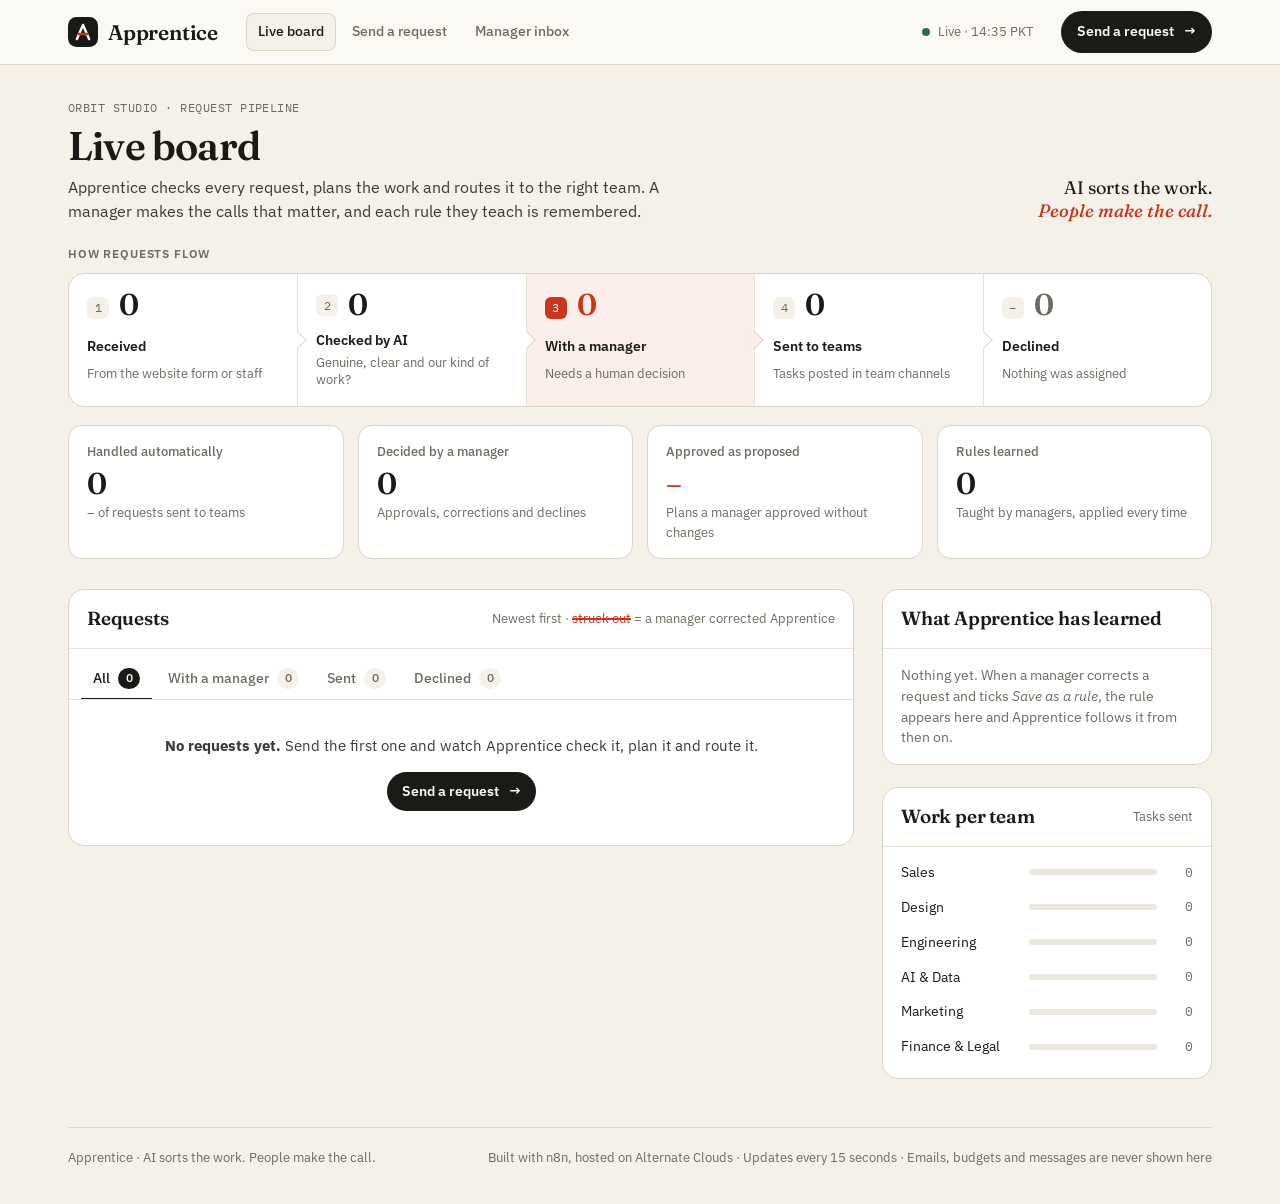
<file: ui/preview/board-empty.html>
<!doctype html>
<html lang="en">
<head>
<meta charset="utf-8">
<meta name="viewport" content="width=device-width, initial-scale=1">
<meta http-equiv="refresh" content="15">
<title>Live board · Apprentice</title>
<meta name="description" content="Apprentice checks every request, splits it into tasks and routes them to the right team. A manager makes the calls that matter.">
<link rel="icon" href="data:image/svg+xml,%3Csvg%20xmlns%3D%22http%3A%2F%2Fwww.w3.org%2F2000%2Fsvg%22%20viewBox%3D%220%200%2032%2032%22%20aria-hidden%3D%22true%22%3E%3Crect%20width%3D%2232%22%20height%3D%2232%22%20rx%3D%229%22%20fill%3D%22%231B1A17%22%2F%3E%3Cpath%20d%3D%22M9.5%2023.5%2016%208.5l6.5%2015%22%20fill%3D%22none%22%20stroke%3D%22%23FBF9F4%22%20stroke-width%3D%222.6%22%20stroke-linecap%3D%22round%22%20stroke-linejoin%3D%22round%22%2F%3E%3Cpath%20d%3D%22M11.6%2018.2h8.8%22%20stroke%3D%22%23C8361E%22%20stroke-width%3D%222.6%22%20stroke-linecap%3D%22round%22%2F%3E%3C%2Fsvg%3E">
<link rel="preconnect" href="https://fonts.googleapis.com"><link rel="preconnect" href="https://fonts.gstatic.com" crossorigin>
<link href="https://fonts.googleapis.com/css2?family=Fraunces:ital,opsz,wght@0,9..144,500;0,9..144,600;1,9..144,500&family=IBM+Plex+Mono:wght@400;500&family=IBM+Plex+Sans:wght@400;500;600&display=swap" rel="stylesheet">
<style>
:root{--paper:#F5F1E8;--surface:#FBF9F4;--white:#FFFFFF;--ink:#1B1A17;--body:#3B3934;--graphite:#6E6A60;--hair:#DDD6C7;--hair-soft:#E9E3D6;
--pencil:#C8361E;--pencil-bg:#FBEDE7;--ok:#2F6B4F;--ok-bg:#E3EEE6;--wait:#8F610A;--wait-bg:#F5EAD0;--muted-bg:#ECE7DC;
--serif:'Fraunces',Georgia,'Times New Roman',serif;--sans:'IBM Plex Sans','Segoe UI',system-ui,-apple-system,sans-serif;--mono:'IBM Plex Mono',ui-monospace,Menlo,Consolas,monospace}
*{box-sizing:border-box}html{-webkit-text-size-adjust:100%}
body{margin:0;background:var(--paper);color:var(--ink);font:15px/1.55 var(--sans);font-variant-numeric:tabular-nums}
a{color:inherit}
.wrap{max-width:1200px;margin:0 auto;padding:0 28px}

/* app header */
.appbar{background:var(--surface);border-bottom:1px solid var(--hair)}
.appbar .wrap{display:flex;align-items:center;gap:28px;height:64px}
.brand{display:flex;align-items:center;gap:10px;text-decoration:none;font-family:var(--serif);font-weight:600;font-size:21px;letter-spacing:-.01em}
.mark{width:30px;height:30px;flex:none}
.nav{display:flex;gap:4px;margin-right:auto}
.nav a{padding:8px 12px;border-radius:8px;text-decoration:none;color:var(--graphite);font-weight:500;font-size:14px}
.nav a:hover{color:var(--ink);background:var(--paper)}
.nav a.on{color:var(--ink);background:var(--paper);box-shadow:inset 0 0 0 1px var(--hair)}
.live{display:flex;align-items:center;gap:8px;color:var(--graphite);font-size:13px;white-space:nowrap}
.dot{width:8px;height:8px;border-radius:50%;background:var(--ok);animation:pulse 2.4s ease-out infinite}
@keyframes pulse{0%{box-shadow:0 0 0 0 rgba(47,107,79,.45)}70%{box-shadow:0 0 0 8px rgba(47,107,79,0)}100%{box-shadow:0 0 0 0 rgba(47,107,79,0)}}
@media (prefers-reduced-motion:reduce){.dot{animation:none}}
.btn{display:inline-flex;align-items:center;gap:10px;background:var(--ink);color:var(--surface);padding:10px 16px;border-radius:999px;font-weight:600;font-size:14px;text-decoration:none;white-space:nowrap}
.btn:hover{background:#000}.btn.small{padding:9px 15px;font-size:13.5px}

/* page header */
.pagehead{display:flex;align-items:flex-end;justify-content:space-between;gap:24px;padding:34px 0 22px}
.eyebrow{margin:0 0 6px;font-family:var(--mono);font-size:12px;letter-spacing:.04em;color:var(--graphite);text-transform:uppercase}
h1{margin:0;font-family:var(--serif);font-weight:600;font-size:clamp(30px,3.4vw,40px);line-height:1.08;letter-spacing:-.02em}
.lede{margin:8px 0 0;color:var(--body);font-size:15.5px;max-width:62ch}
.tagline{margin:0;font-family:var(--serif);font-size:18px;line-height:1.3;text-align:right;white-space:nowrap}
.tagline em{font-style:italic;font-weight:500;color:var(--pencil)}

/* pipeline */
.label{margin:0 0 10px;font-size:12px;letter-spacing:.07em;text-transform:uppercase;color:var(--graphite);font-weight:600}
.pipeline{list-style:none;margin:0;padding:0;display:grid;grid-template-columns:repeat(5,minmax(0,1fr));background:var(--white);border:1px solid var(--hair);border-radius:16px;overflow:hidden}
.stage{position:relative;display:grid;grid-template-columns:auto 1fr;grid-template-areas:"n v" "l l" "note note";gap:2px 10px;padding:16px 18px 18px;border-left:1px solid var(--hair-soft)}
.stage:first-child{border-left:0}
.stage:not(:last-child)::after{content:"";position:absolute;right:-7px;top:50%;width:12px;height:12px;background:var(--white);border-top:1px solid var(--hair);border-right:1px solid var(--hair);transform:translateY(-50%) rotate(45deg);z-index:1}
.s-n{grid-area:n;align-self:center;display:inline-grid;place-items:center;width:22px;height:22px;border-radius:6px;background:var(--paper);font-family:var(--mono);font-size:11.5px;color:var(--graphite)}
.s-v{grid-area:v;font-family:var(--serif);font-weight:600;font-size:30px;line-height:1}
.s-l{grid-area:l;margin-top:8px;font-weight:600;font-size:14px}
.s-note{grid-area:note;color:var(--graphite);font-size:12.5px;line-height:1.35}
.stage.human{background:var(--pencil-bg)}.stage.human::after{background:var(--pencil-bg)}
.stage.human .s-n{background:var(--pencil);color:#fff}.stage.human .s-v{color:var(--pencil)}
.stage.end .s-v{color:var(--graphite)}

/* KPI cards */
.kpis{display:grid;grid-template-columns:repeat(4,minmax(0,1fr));gap:14px;margin:18px 0 0}
.kpi{background:var(--white);border:1px solid var(--hair);border-radius:14px;padding:16px 18px}
.k-l{font-size:13px;color:var(--graphite);font-weight:500}
.k-v{margin-top:6px;font-family:var(--serif);font-weight:600;font-size:30px;line-height:1.05}
.k-note{margin-top:4px;color:var(--graphite);font-size:12.5px}
.kpi.accent .k-v{color:var(--pencil)}

/* main grid */
.main{display:grid;grid-template-columns:minmax(0,1fr) 330px;gap:28px;padding:30px 0 48px;align-items:start}
.panel{background:var(--white);border:1px solid var(--hair);border-radius:16px;overflow:hidden}
.panel-head{display:flex;align-items:center;justify-content:space-between;gap:12px;padding:14px 18px;border-bottom:1px solid var(--hair-soft)}
h2{margin:0;font-family:var(--serif);font-weight:600;font-size:19px;letter-spacing:-.01em}
.panel-sub{margin:0;color:var(--graphite);font-size:12.5px}
.panel-sub s{color:var(--pencil);text-decoration-thickness:2px}

/* tabs */
.tabs{display:flex;gap:4px;padding:10px 12px 0;border-bottom:1px solid var(--hair-soft);overflow-x:auto}
.tab{display:inline-flex;align-items:center;gap:8px;padding:9px 12px;text-decoration:none;color:var(--graphite);font-weight:500;font-size:14px;border-bottom:2px solid transparent;margin-bottom:-1px;white-space:nowrap}
.tab:hover{color:var(--ink)}.tab.on{color:var(--ink);border-bottom-color:var(--ink)}
.t-c{min-width:22px;padding:1px 7px;border-radius:999px;background:var(--paper);font-size:12px;text-align:center;color:var(--graphite)}
.tab.on .t-c{background:var(--ink);color:#fff}

/* table */
table{width:100%;border-collapse:collapse}
th{padding:10px 18px;text-align:left;font-size:11.5px;letter-spacing:.07em;text-transform:uppercase;color:var(--graphite);font-weight:600;background:var(--surface);border-bottom:1px solid var(--hair-soft)}
td{padding:14px 18px;border-bottom:1px solid var(--hair-soft);vertical-align:middle}
tr:last-child td{border-bottom:0}
tbody tr:hover td{background:var(--surface)}
.ref{display:block;font-family:var(--mono);font-size:12.5px}
.time{display:block;color:var(--graphite);font-size:12.5px}
.tag{margin-left:6px;padding:1px 6px;border:1px solid var(--hair);border-radius:6px;font-size:11px;color:var(--graphite);vertical-align:1px}
.c-title{font-weight:500;line-height:1.35}
.c-route{font-size:14px;line-height:1.35}
.c-route s{color:var(--pencil);text-decoration-thickness:2px}
.c-route .arrow{margin:0 6px;color:var(--graphite)}
.c-route b{font-weight:600;white-space:nowrap}
.c-route .by{display:block;margin-top:2px;color:var(--graphite);font-size:12.5px}
.dim{color:var(--graphite)}
.chip{display:inline-flex;align-items:center;gap:7px;padding:4px 10px;border-radius:999px;font-size:12.5px;font-weight:500;line-height:1.3;white-space:nowrap}
.chip::before{content:"";width:6px;height:6px;border-radius:50%;background:currentColor;flex:none}
.chip.ok{background:var(--ok-bg);color:var(--ok)}.chip.wait{background:var(--wait-bg);color:var(--wait)}
.chip.wait-line{box-shadow:inset 0 0 0 1px #E3C98F;color:var(--wait)}.chip.flag{background:var(--pencil-bg);color:var(--pencil)}
.chip.muted{background:var(--muted-bg);color:var(--graphite)}.chip.muted-line,.chip.neutral{box-shadow:inset 0 0 0 1px var(--hair);color:var(--graphite)}
.empty{padding:34px 24px;text-align:center}.empty p{margin:0 0 14px;color:var(--body)}

/* sidebar */
.side{display:grid;gap:22px}
.rules{list-style:none;margin:0;padding:0}
.rule{padding:15px 18px;border-top:1px solid var(--hair-soft)}.rule:first-child{border-top:0}
.rule q{display:block;font-family:var(--serif);font-size:16px;line-height:1.4;quotes:"\201C" "\201D"}
.rule .meta{margin-top:8px;display:flex;flex-wrap:wrap;gap:4px 12px;color:var(--graphite);font-size:12.5px}
.rule .meta s{color:var(--pencil);text-decoration-thickness:2px}
.rules-empty{margin:0;padding:16px 18px;color:var(--graphite);font-size:13.5px}
.teams{list-style:none;margin:0;padding:8px 18px 14px}
.teams li{display:grid;grid-template-columns:118px minmax(0,1fr) 26px;gap:10px;align-items:center;padding:7px 0;font-size:13.5px}
.t-bar{height:6px;background:var(--muted-bg);border-radius:999px;overflow:hidden}.t-bar i{display:block;height:100%;background:var(--ink);border-radius:999px}
.t-n{text-align:right;font-family:var(--mono);font-size:12.5px;color:var(--graphite)}

.foot{display:flex;justify-content:space-between;flex-wrap:wrap;gap:10px 24px;padding:20px 0 36px;border-top:1px solid var(--hair);color:var(--graphite);font-size:13px}

/* responsive */
@media (max-width:1080px){
  .main{grid-template-columns:1fr}
  .tagline{display:none}
  .pipeline{grid-template-columns:repeat(3,minmax(0,1fr))}
  .stage:nth-child(4){border-left:0}.stage:nth-child(n+4){border-top:1px solid var(--hair-soft)}
  .stage::after{display:none}
  .kpis{grid-template-columns:repeat(2,minmax(0,1fr))}
}
@media (max-width:760px){
  .wrap{padding:0 16px}
  .appbar .wrap{gap:12px}
  .nav,.live{display:none}
  .brand{margin-right:auto}
  .pipeline{grid-template-columns:1fr 1fr}
  .stage{border-left:0;border-top:1px solid var(--hair-soft)}
  .stage:nth-child(-n+2){border-top:0}.stage:nth-child(even){border-left:1px solid var(--hair-soft)}
  thead{display:none}
  table,tbody,tr,td{display:block;width:100%}
  tr{display:grid;grid-template-columns:minmax(0,1fr) auto;grid-template-areas:"ref status" "title title" "route route";gap:4px 12px;padding:14px 16px;border-bottom:1px solid var(--hair-soft)}
  td{padding:0;border:0}
  .c-ref{grid-area:ref;display:flex;gap:10px;align-items:baseline}.c-from{display:none}
  .c-title{grid-area:title}.c-route{grid-area:route}.c-status{grid-area:status}
}
</style>
</head>
<body>
<header class="appbar"><div class="wrap">
  <a class="brand" href="https://agentika-app.alternatefutures.ai/webhook/board" target="_top"><svg class="mark" viewBox="0 0 32 32" aria-hidden="true"><rect width="32" height="32" rx="9" fill="#1B1A17"/><path d="M9.5 23.5 16 8.5l6.5 15" fill="none" stroke="#FBF9F4" stroke-width="2.6" stroke-linecap="round" stroke-linejoin="round"/><path d="M11.6 18.2h8.8" stroke="#C8361E" stroke-width="2.6" stroke-linecap="round"/></svg>Apprentice</a>
  <nav class="nav" aria-label="Main">
    <a class="on" href="https://agentika-app.alternatefutures.ai/webhook/board" target="_top">Live board</a>
    <a href="https://agentika-app.alternatefutures.ai/form/request" target="_blank" rel="noopener">Send a request</a>
    <a href="https://agentika-app.alternatefutures.ai/webhook/inbox" target="_top">Manager inbox</a>
  </nav>
  <span class="live"><span class="dot"></span>Live · 14:35 PKT</span>
  <a class="btn" href="https://agentika-app.alternatefutures.ai/form/request" target="_blank" rel="noopener">Send a request <span aria-hidden="true">→</span></a>
</div></header>

<main class="wrap">
  <section class="pagehead">
    <div>
      <p class="eyebrow">Orbit Studio · request pipeline</p>
      <h1>Live board</h1>
      <p class="lede">Apprentice checks every request, plans the work and routes it to the right team. A manager makes the calls that matter, and each rule they teach is remembered.</p>
    </div>
    <p class="tagline">AI sorts the work.<br><em>People make the call.</em></p>
  </section>

  <p class="label">How requests flow</p>
  <ol class="pipeline">
    <li class="stage "><span class="s-n">1</span><span class="s-v">0</span><span class="s-l">Received</span><span class="s-note">From the website form or staff</span></li>
    <li class="stage "><span class="s-n">2</span><span class="s-v">0</span><span class="s-l">Checked by AI</span><span class="s-note">Genuine, clear and our kind of work?</span></li>
    <li class="stage human"><span class="s-n">3</span><span class="s-v">0</span><span class="s-l">With a manager</span><span class="s-note">Needs a human decision</span></li>
    <li class="stage "><span class="s-n">4</span><span class="s-v">0</span><span class="s-l">Sent to teams</span><span class="s-note">Tasks posted in team channels</span></li>
    <li class="stage end"><span class="s-n">–</span><span class="s-v">0</span><span class="s-l">Declined</span><span class="s-note">Nothing was assigned</span></li>
  </ol>

  <section class="kpis" aria-label="Key numbers">
    <div class="kpi "><div class="k-l">Handled automatically</div><div class="k-v">0</div><div class="k-note">– of requests sent to teams</div></div>
    <div class="kpi "><div class="k-l">Decided by a manager</div><div class="k-v">0</div><div class="k-note">Approvals, corrections and declines</div></div>
    <div class="kpi accent"><div class="k-l">Approved as proposed</div><div class="k-v">–</div><div class="k-note">Plans a manager approved without changes</div></div>
    <div class="kpi "><div class="k-l">Rules learned</div><div class="k-v">0</div><div class="k-note">Taught by managers, applied every time</div></div>
  </section>

  <div class="main">
    <section class="panel" aria-labelledby="requests">
      <div class="panel-head"><h2 id="requests">Requests</h2><p class="panel-sub">Newest first · <s>struck out</s> = a manager corrected Apprentice</p></div>
      <nav class="tabs" aria-label="Filter requests"><a class="tab on" href="https://agentika-app.alternatefutures.ai/webhook/board?view=all" target="_top">All<span class="t-c">0</span></a><a class="tab" href="https://agentika-app.alternatefutures.ai/webhook/board?view=manager" target="_top">With a manager<span class="t-c">0</span></a><a class="tab" href="https://agentika-app.alternatefutures.ai/webhook/board?view=sent" target="_top">Sent<span class="t-c">0</span></a><a class="tab" href="https://agentika-app.alternatefutures.ai/webhook/board?view=declined" target="_top">Declined<span class="t-c">0</span></a></nav>
      <div class="empty"><p><b>No requests yet.</b> Send the first one and watch Apprentice check it, plan it and route it.</p><a class="btn small" href="https://agentika-app.alternatefutures.ai/form/request" target="_blank" rel="noopener">Send a request <span aria-hidden="true">→</span></a></div>
    </section>

    <aside class="side">
      <section class="panel" aria-labelledby="learned">
        <div class="panel-head"><h2 id="learned">What Apprentice has learned</h2></div>
        <p class="rules-empty">Nothing yet. When a manager corrects a request and ticks <i>Save as a rule</i>, the rule appears here and Apprentice follows it from then on.</p>
      </section>
      <section class="panel" aria-labelledby="teams">
        <div class="panel-head"><h2 id="teams">Work per team</h2><p class="panel-sub">Tasks sent</p></div>
        <ul class="teams"><li><span class="t-name">Sales</span><span class="t-bar"><i style="width:0%"></i></span><span class="t-n">0</span></li><li><span class="t-name">Design</span><span class="t-bar"><i style="width:0%"></i></span><span class="t-n">0</span></li><li><span class="t-name">Engineering</span><span class="t-bar"><i style="width:0%"></i></span><span class="t-n">0</span></li><li><span class="t-name">AI &amp; Data</span><span class="t-bar"><i style="width:0%"></i></span><span class="t-n">0</span></li><li><span class="t-name">Marketing</span><span class="t-bar"><i style="width:0%"></i></span><span class="t-n">0</span></li><li><span class="t-name">Finance &amp; Legal</span><span class="t-bar"><i style="width:0%"></i></span><span class="t-n">0</span></li></ul>
      </section>
    </aside>
  </div>
</main>

<footer class="wrap"><div class="foot">
  <span>Apprentice · AI sorts the work. People make the call.</span>
  <span>Built with n8n, hosted on Alternate Clouds · Updates every 15 seconds · Emails, budgets and messages are never shown here</span>
</div></footer>
</body>
</html>
</file>
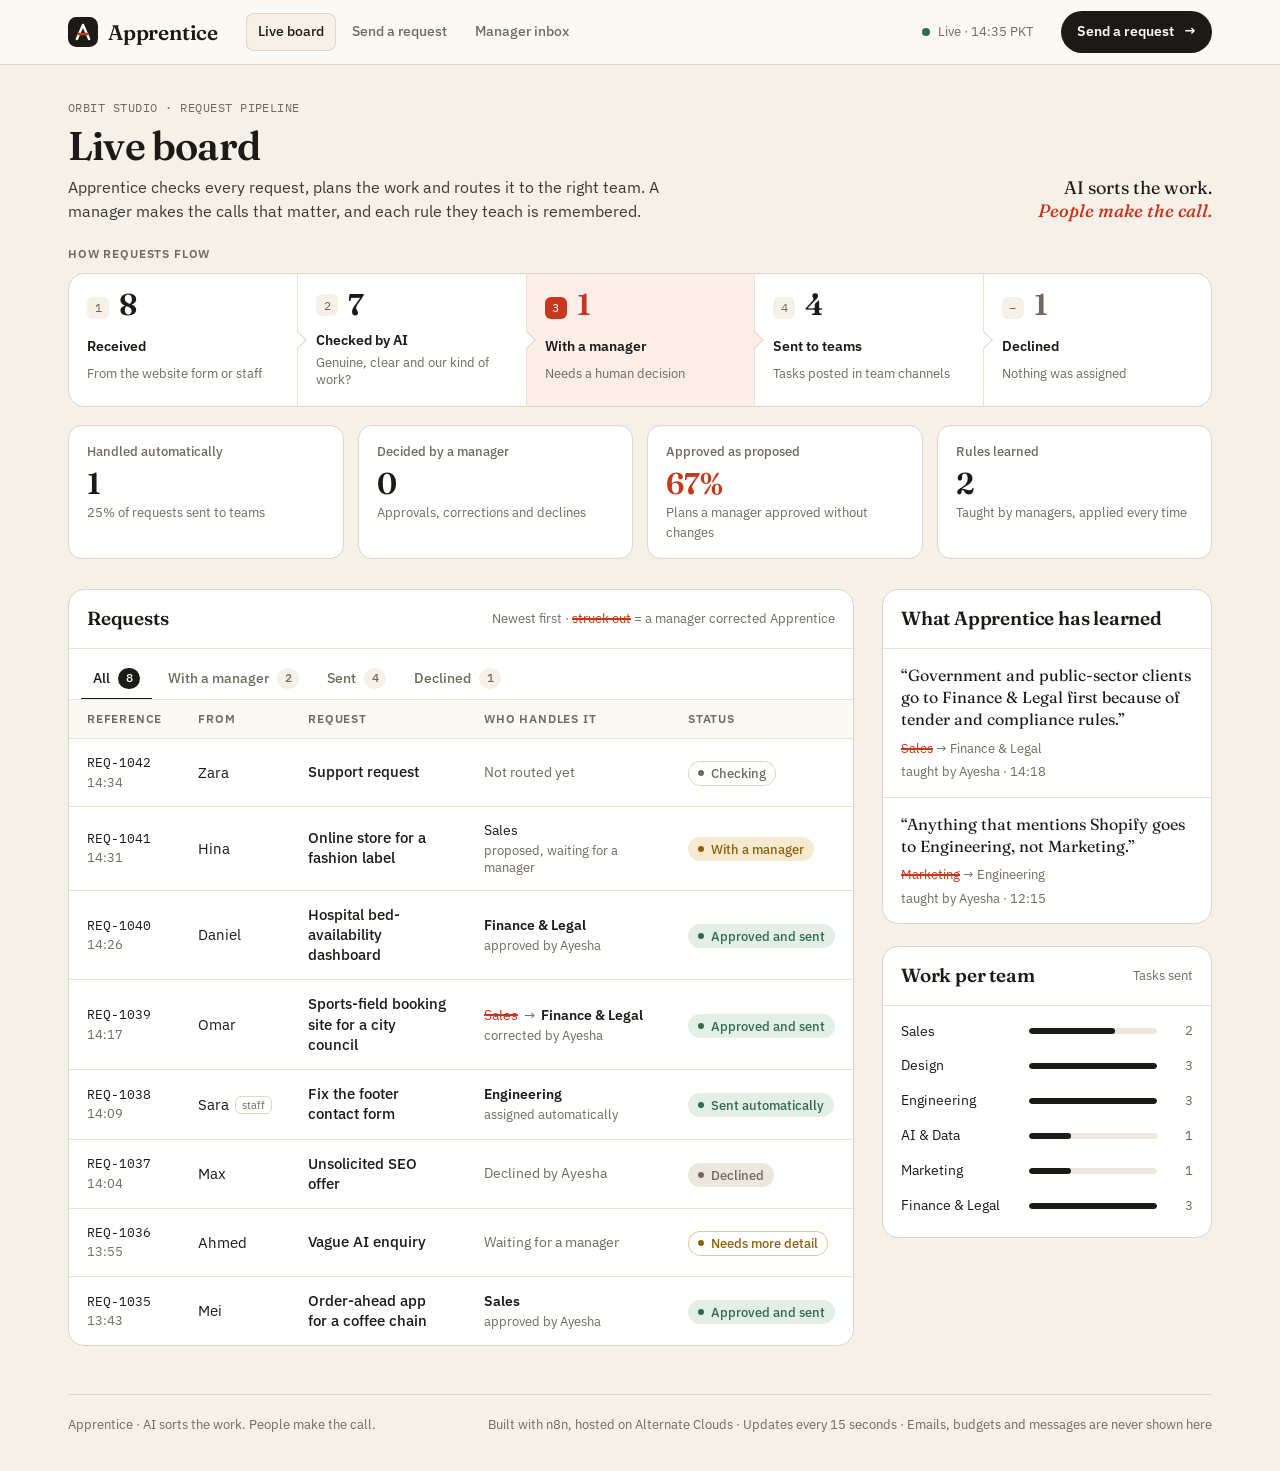
<file: ui/preview/board-preview.html>
<!doctype html>
<html lang="en">
<head>
<meta charset="utf-8">
<meta name="viewport" content="width=device-width, initial-scale=1">
<meta http-equiv="refresh" content="15">
<title>Live board · Apprentice</title>
<meta name="description" content="Apprentice checks every request, splits it into tasks and routes them to the right team. A manager makes the calls that matter.">
<link rel="icon" href="data:image/svg+xml,%3Csvg%20xmlns%3D%22http%3A%2F%2Fwww.w3.org%2F2000%2Fsvg%22%20viewBox%3D%220%200%2032%2032%22%20aria-hidden%3D%22true%22%3E%3Crect%20width%3D%2232%22%20height%3D%2232%22%20rx%3D%229%22%20fill%3D%22%231B1A17%22%2F%3E%3Cpath%20d%3D%22M9.5%2023.5%2016%208.5l6.5%2015%22%20fill%3D%22none%22%20stroke%3D%22%23FBF9F4%22%20stroke-width%3D%222.6%22%20stroke-linecap%3D%22round%22%20stroke-linejoin%3D%22round%22%2F%3E%3Cpath%20d%3D%22M11.6%2018.2h8.8%22%20stroke%3D%22%23C8361E%22%20stroke-width%3D%222.6%22%20stroke-linecap%3D%22round%22%2F%3E%3C%2Fsvg%3E">
<link rel="preconnect" href="https://fonts.googleapis.com"><link rel="preconnect" href="https://fonts.gstatic.com" crossorigin>
<link href="https://fonts.googleapis.com/css2?family=Fraunces:ital,opsz,wght@0,9..144,500;0,9..144,600;1,9..144,500&family=IBM+Plex+Mono:wght@400;500&family=IBM+Plex+Sans:wght@400;500;600&display=swap" rel="stylesheet">
<style>
:root{--paper:#F5F1E8;--surface:#FBF9F4;--white:#FFFFFF;--ink:#1B1A17;--body:#3B3934;--graphite:#6E6A60;--hair:#DDD6C7;--hair-soft:#E9E3D6;
--pencil:#C8361E;--pencil-bg:#FBEDE7;--ok:#2F6B4F;--ok-bg:#E3EEE6;--wait:#8F610A;--wait-bg:#F5EAD0;--muted-bg:#ECE7DC;
--serif:'Fraunces',Georgia,'Times New Roman',serif;--sans:'IBM Plex Sans','Segoe UI',system-ui,-apple-system,sans-serif;--mono:'IBM Plex Mono',ui-monospace,Menlo,Consolas,monospace}
*{box-sizing:border-box}html{-webkit-text-size-adjust:100%}
body{margin:0;background:var(--paper);color:var(--ink);font:15px/1.55 var(--sans);font-variant-numeric:tabular-nums}
a{color:inherit}
.wrap{max-width:1200px;margin:0 auto;padding:0 28px}

/* app header */
.appbar{background:var(--surface);border-bottom:1px solid var(--hair)}
.appbar .wrap{display:flex;align-items:center;gap:28px;height:64px}
.brand{display:flex;align-items:center;gap:10px;text-decoration:none;font-family:var(--serif);font-weight:600;font-size:21px;letter-spacing:-.01em}
.mark{width:30px;height:30px;flex:none}
.nav{display:flex;gap:4px;margin-right:auto}
.nav a{padding:8px 12px;border-radius:8px;text-decoration:none;color:var(--graphite);font-weight:500;font-size:14px}
.nav a:hover{color:var(--ink);background:var(--paper)}
.nav a.on{color:var(--ink);background:var(--paper);box-shadow:inset 0 0 0 1px var(--hair)}
.live{display:flex;align-items:center;gap:8px;color:var(--graphite);font-size:13px;white-space:nowrap}
.dot{width:8px;height:8px;border-radius:50%;background:var(--ok);animation:pulse 2.4s ease-out infinite}
@keyframes pulse{0%{box-shadow:0 0 0 0 rgba(47,107,79,.45)}70%{box-shadow:0 0 0 8px rgba(47,107,79,0)}100%{box-shadow:0 0 0 0 rgba(47,107,79,0)}}
@media (prefers-reduced-motion:reduce){.dot{animation:none}}
.btn{display:inline-flex;align-items:center;gap:10px;background:var(--ink);color:var(--surface);padding:10px 16px;border-radius:999px;font-weight:600;font-size:14px;text-decoration:none;white-space:nowrap}
.btn:hover{background:#000}.btn.small{padding:9px 15px;font-size:13.5px}

/* page header */
.pagehead{display:flex;align-items:flex-end;justify-content:space-between;gap:24px;padding:34px 0 22px}
.eyebrow{margin:0 0 6px;font-family:var(--mono);font-size:12px;letter-spacing:.04em;color:var(--graphite);text-transform:uppercase}
h1{margin:0;font-family:var(--serif);font-weight:600;font-size:clamp(30px,3.4vw,40px);line-height:1.08;letter-spacing:-.02em}
.lede{margin:8px 0 0;color:var(--body);font-size:15.5px;max-width:62ch}
.tagline{margin:0;font-family:var(--serif);font-size:18px;line-height:1.3;text-align:right;white-space:nowrap}
.tagline em{font-style:italic;font-weight:500;color:var(--pencil)}

/* pipeline */
.label{margin:0 0 10px;font-size:12px;letter-spacing:.07em;text-transform:uppercase;color:var(--graphite);font-weight:600}
.pipeline{list-style:none;margin:0;padding:0;display:grid;grid-template-columns:repeat(5,minmax(0,1fr));background:var(--white);border:1px solid var(--hair);border-radius:16px;overflow:hidden}
.stage{position:relative;display:grid;grid-template-columns:auto 1fr;grid-template-areas:"n v" "l l" "note note";gap:2px 10px;padding:16px 18px 18px;border-left:1px solid var(--hair-soft)}
.stage:first-child{border-left:0}
.stage:not(:last-child)::after{content:"";position:absolute;right:-7px;top:50%;width:12px;height:12px;background:var(--white);border-top:1px solid var(--hair);border-right:1px solid var(--hair);transform:translateY(-50%) rotate(45deg);z-index:1}
.s-n{grid-area:n;align-self:center;display:inline-grid;place-items:center;width:22px;height:22px;border-radius:6px;background:var(--paper);font-family:var(--mono);font-size:11.5px;color:var(--graphite)}
.s-v{grid-area:v;font-family:var(--serif);font-weight:600;font-size:30px;line-height:1}
.s-l{grid-area:l;margin-top:8px;font-weight:600;font-size:14px}
.s-note{grid-area:note;color:var(--graphite);font-size:12.5px;line-height:1.35}
.stage.human{background:var(--pencil-bg)}.stage.human::after{background:var(--pencil-bg)}
.stage.human .s-n{background:var(--pencil);color:#fff}.stage.human .s-v{color:var(--pencil)}
.stage.end .s-v{color:var(--graphite)}

/* KPI cards */
.kpis{display:grid;grid-template-columns:repeat(4,minmax(0,1fr));gap:14px;margin:18px 0 0}
.kpi{background:var(--white);border:1px solid var(--hair);border-radius:14px;padding:16px 18px}
.k-l{font-size:13px;color:var(--graphite);font-weight:500}
.k-v{margin-top:6px;font-family:var(--serif);font-weight:600;font-size:30px;line-height:1.05}
.k-note{margin-top:4px;color:var(--graphite);font-size:12.5px}
.kpi.accent .k-v{color:var(--pencil)}

/* main grid */
.main{display:grid;grid-template-columns:minmax(0,1fr) 330px;gap:28px;padding:30px 0 48px;align-items:start}
.panel{background:var(--white);border:1px solid var(--hair);border-radius:16px;overflow:hidden}
.panel-head{display:flex;align-items:center;justify-content:space-between;gap:12px;padding:14px 18px;border-bottom:1px solid var(--hair-soft)}
h2{margin:0;font-family:var(--serif);font-weight:600;font-size:19px;letter-spacing:-.01em}
.panel-sub{margin:0;color:var(--graphite);font-size:12.5px}
.panel-sub s{color:var(--pencil);text-decoration-thickness:2px}

/* tabs */
.tabs{display:flex;gap:4px;padding:10px 12px 0;border-bottom:1px solid var(--hair-soft);overflow-x:auto}
.tab{display:inline-flex;align-items:center;gap:8px;padding:9px 12px;text-decoration:none;color:var(--graphite);font-weight:500;font-size:14px;border-bottom:2px solid transparent;margin-bottom:-1px;white-space:nowrap}
.tab:hover{color:var(--ink)}.tab.on{color:var(--ink);border-bottom-color:var(--ink)}
.t-c{min-width:22px;padding:1px 7px;border-radius:999px;background:var(--paper);font-size:12px;text-align:center;color:var(--graphite)}
.tab.on .t-c{background:var(--ink);color:#fff}

/* table */
table{width:100%;border-collapse:collapse}
th{padding:10px 18px;text-align:left;font-size:11.5px;letter-spacing:.07em;text-transform:uppercase;color:var(--graphite);font-weight:600;background:var(--surface);border-bottom:1px solid var(--hair-soft)}
td{padding:14px 18px;border-bottom:1px solid var(--hair-soft);vertical-align:middle}
tr:last-child td{border-bottom:0}
tbody tr:hover td{background:var(--surface)}
.ref{display:block;font-family:var(--mono);font-size:12.5px}
.time{display:block;color:var(--graphite);font-size:12.5px}
.tag{margin-left:6px;padding:1px 6px;border:1px solid var(--hair);border-radius:6px;font-size:11px;color:var(--graphite);vertical-align:1px}
.c-title{font-weight:500;line-height:1.35}
.c-route{font-size:14px;line-height:1.35}
.c-route s{color:var(--pencil);text-decoration-thickness:2px}
.c-route .arrow{margin:0 6px;color:var(--graphite)}
.c-route b{font-weight:600;white-space:nowrap}
.c-route .by{display:block;margin-top:2px;color:var(--graphite);font-size:12.5px}
.dim{color:var(--graphite)}
.chip{display:inline-flex;align-items:center;gap:7px;padding:4px 10px;border-radius:999px;font-size:12.5px;font-weight:500;line-height:1.3;white-space:nowrap}
.chip::before{content:"";width:6px;height:6px;border-radius:50%;background:currentColor;flex:none}
.chip.ok{background:var(--ok-bg);color:var(--ok)}.chip.wait{background:var(--wait-bg);color:var(--wait)}
.chip.wait-line{box-shadow:inset 0 0 0 1px #E3C98F;color:var(--wait)}.chip.flag{background:var(--pencil-bg);color:var(--pencil)}
.chip.muted{background:var(--muted-bg);color:var(--graphite)}.chip.muted-line,.chip.neutral{box-shadow:inset 0 0 0 1px var(--hair);color:var(--graphite)}
.empty{padding:34px 24px;text-align:center}.empty p{margin:0 0 14px;color:var(--body)}

/* sidebar */
.side{display:grid;gap:22px}
.rules{list-style:none;margin:0;padding:0}
.rule{padding:15px 18px;border-top:1px solid var(--hair-soft)}.rule:first-child{border-top:0}
.rule q{display:block;font-family:var(--serif);font-size:16px;line-height:1.4;quotes:"\201C" "\201D"}
.rule .meta{margin-top:8px;display:flex;flex-wrap:wrap;gap:4px 12px;color:var(--graphite);font-size:12.5px}
.rule .meta s{color:var(--pencil);text-decoration-thickness:2px}
.rules-empty{margin:0;padding:16px 18px;color:var(--graphite);font-size:13.5px}
.teams{list-style:none;margin:0;padding:8px 18px 14px}
.teams li{display:grid;grid-template-columns:118px minmax(0,1fr) 26px;gap:10px;align-items:center;padding:7px 0;font-size:13.5px}
.t-bar{height:6px;background:var(--muted-bg);border-radius:999px;overflow:hidden}.t-bar i{display:block;height:100%;background:var(--ink);border-radius:999px}
.t-n{text-align:right;font-family:var(--mono);font-size:12.5px;color:var(--graphite)}

.foot{display:flex;justify-content:space-between;flex-wrap:wrap;gap:10px 24px;padding:20px 0 36px;border-top:1px solid var(--hair);color:var(--graphite);font-size:13px}

/* responsive */
@media (max-width:1080px){
  .main{grid-template-columns:1fr}
  .tagline{display:none}
  .pipeline{grid-template-columns:repeat(3,minmax(0,1fr))}
  .stage:nth-child(4){border-left:0}.stage:nth-child(n+4){border-top:1px solid var(--hair-soft)}
  .stage::after{display:none}
  .kpis{grid-template-columns:repeat(2,minmax(0,1fr))}
}
@media (max-width:760px){
  .wrap{padding:0 16px}
  .appbar .wrap{gap:12px}
  .nav,.live{display:none}
  .brand{margin-right:auto}
  .pipeline{grid-template-columns:1fr 1fr}
  .stage{border-left:0;border-top:1px solid var(--hair-soft)}
  .stage:nth-child(-n+2){border-top:0}.stage:nth-child(even){border-left:1px solid var(--hair-soft)}
  thead{display:none}
  table,tbody,tr,td{display:block;width:100%}
  tr{display:grid;grid-template-columns:minmax(0,1fr) auto;grid-template-areas:"ref status" "title title" "route route";gap:4px 12px;padding:14px 16px;border-bottom:1px solid var(--hair-soft)}
  td{padding:0;border:0}
  .c-ref{grid-area:ref;display:flex;gap:10px;align-items:baseline}.c-from{display:none}
  .c-title{grid-area:title}.c-route{grid-area:route}.c-status{grid-area:status}
}
</style>
</head>
<body>
<header class="appbar"><div class="wrap">
  <a class="brand" href="https://agentika-app.alternatefutures.ai/webhook/board" target="_top"><svg class="mark" viewBox="0 0 32 32" aria-hidden="true"><rect width="32" height="32" rx="9" fill="#1B1A17"/><path d="M9.5 23.5 16 8.5l6.5 15" fill="none" stroke="#FBF9F4" stroke-width="2.6" stroke-linecap="round" stroke-linejoin="round"/><path d="M11.6 18.2h8.8" stroke="#C8361E" stroke-width="2.6" stroke-linecap="round"/></svg>Apprentice</a>
  <nav class="nav" aria-label="Main">
    <a class="on" href="https://agentika-app.alternatefutures.ai/webhook/board" target="_top">Live board</a>
    <a href="https://agentika-app.alternatefutures.ai/form/request" target="_blank" rel="noopener">Send a request</a>
    <a href="https://agentika-app.alternatefutures.ai/webhook/inbox" target="_top">Manager inbox</a>
  </nav>
  <span class="live"><span class="dot"></span>Live · 14:35 PKT</span>
  <a class="btn" href="https://agentika-app.alternatefutures.ai/form/request" target="_blank" rel="noopener">Send a request <span aria-hidden="true">→</span></a>
</div></header>

<main class="wrap">
  <section class="pagehead">
    <div>
      <p class="eyebrow">Orbit Studio · request pipeline</p>
      <h1>Live board</h1>
      <p class="lede">Apprentice checks every request, plans the work and routes it to the right team. A manager makes the calls that matter, and each rule they teach is remembered.</p>
    </div>
    <p class="tagline">AI sorts the work.<br><em>People make the call.</em></p>
  </section>

  <p class="label">How requests flow</p>
  <ol class="pipeline">
    <li class="stage "><span class="s-n">1</span><span class="s-v">8</span><span class="s-l">Received</span><span class="s-note">From the website form or staff</span></li>
    <li class="stage "><span class="s-n">2</span><span class="s-v">7</span><span class="s-l">Checked by AI</span><span class="s-note">Genuine, clear and our kind of work?</span></li>
    <li class="stage human"><span class="s-n">3</span><span class="s-v">1</span><span class="s-l">With a manager</span><span class="s-note">Needs a human decision</span></li>
    <li class="stage "><span class="s-n">4</span><span class="s-v">4</span><span class="s-l">Sent to teams</span><span class="s-note">Tasks posted in team channels</span></li>
    <li class="stage end"><span class="s-n">–</span><span class="s-v">1</span><span class="s-l">Declined</span><span class="s-note">Nothing was assigned</span></li>
  </ol>

  <section class="kpis" aria-label="Key numbers">
    <div class="kpi "><div class="k-l">Handled automatically</div><div class="k-v">1</div><div class="k-note">25% of requests sent to teams</div></div>
    <div class="kpi "><div class="k-l">Decided by a manager</div><div class="k-v">0</div><div class="k-note">Approvals, corrections and declines</div></div>
    <div class="kpi accent"><div class="k-l">Approved as proposed</div><div class="k-v">67%</div><div class="k-note">Plans a manager approved without changes</div></div>
    <div class="kpi "><div class="k-l">Rules learned</div><div class="k-v">2</div><div class="k-note">Taught by managers, applied every time</div></div>
  </section>

  <div class="main">
    <section class="panel" aria-labelledby="requests">
      <div class="panel-head"><h2 id="requests">Requests</h2><p class="panel-sub">Newest first · <s>struck out</s> = a manager corrected Apprentice</p></div>
      <nav class="tabs" aria-label="Filter requests"><a class="tab on" href="https://agentika-app.alternatefutures.ai/webhook/board?view=all" target="_top">All<span class="t-c">8</span></a><a class="tab" href="https://agentika-app.alternatefutures.ai/webhook/board?view=manager" target="_top">With a manager<span class="t-c">2</span></a><a class="tab" href="https://agentika-app.alternatefutures.ai/webhook/board?view=sent" target="_top">Sent<span class="t-c">4</span></a><a class="tab" href="https://agentika-app.alternatefutures.ai/webhook/board?view=declined" target="_top">Declined<span class="t-c">1</span></a></nav>
      <table><thead><tr><th>Reference</th><th>From</th><th>Request</th><th>Who handles it</th><th>Status</th></tr></thead><tbody><tr>
    <td class="c-ref"><span class="ref">REQ-1042</span><span class="time">14:34</span></td>
    <td class="c-from">Zara</td>
    <td class="c-title">Support request</td>
    <td class="c-route"><span class="dim">Not routed yet</span></td>
    <td class="c-status"><span class="chip neutral">Checking</span></td>
  </tr><tr>
    <td class="c-ref"><span class="ref">REQ-1041</span><span class="time">14:31</span></td>
    <td class="c-from">Hina</td>
    <td class="c-title">Online store for a fashion label</td>
    <td class="c-route">Sales<span class="by">proposed, waiting for a manager</span></td>
    <td class="c-status"><span class="chip wait">With a manager</span></td>
  </tr><tr>
    <td class="c-ref"><span class="ref">REQ-1040</span><span class="time">14:26</span></td>
    <td class="c-from">Daniel</td>
    <td class="c-title">Hospital bed-availability dashboard</td>
    <td class="c-route"><b>Finance &amp; Legal</b><span class="by">approved by Ayesha</span></td>
    <td class="c-status"><span class="chip ok">Approved and sent</span></td>
  </tr><tr>
    <td class="c-ref"><span class="ref">REQ-1039</span><span class="time">14:17</span></td>
    <td class="c-from">Omar</td>
    <td class="c-title">Sports-field booking site for a city council</td>
    <td class="c-route"><s title="Apprentice's choice">Sales</s><span class="arrow" aria-hidden="true">→</span><b>Finance &amp; Legal</b><span class="by">corrected by Ayesha</span></td>
    <td class="c-status"><span class="chip ok">Approved and sent</span></td>
  </tr><tr>
    <td class="c-ref"><span class="ref">REQ-1038</span><span class="time">14:09</span></td>
    <td class="c-from">Sara<span class="tag">staff</span></td>
    <td class="c-title">Fix the footer contact form</td>
    <td class="c-route"><b>Engineering</b><span class="by">assigned automatically</span></td>
    <td class="c-status"><span class="chip ok">Sent automatically</span></td>
  </tr><tr>
    <td class="c-ref"><span class="ref">REQ-1037</span><span class="time">14:04</span></td>
    <td class="c-from">Max</td>
    <td class="c-title">Unsolicited SEO offer</td>
    <td class="c-route"><span class="dim">Declined by Ayesha</span></td>
    <td class="c-status"><span class="chip muted">Declined</span></td>
  </tr><tr>
    <td class="c-ref"><span class="ref">REQ-1036</span><span class="time">13:55</span></td>
    <td class="c-from">Ahmed</td>
    <td class="c-title">Vague AI enquiry</td>
    <td class="c-route"><span class="dim">Waiting for a manager</span></td>
    <td class="c-status"><span class="chip wait-line">Needs more detail</span></td>
  </tr><tr>
    <td class="c-ref"><span class="ref">REQ-1035</span><span class="time">13:43</span></td>
    <td class="c-from">Mei</td>
    <td class="c-title">Order-ahead app for a coffee chain</td>
    <td class="c-route"><b>Sales</b><span class="by">approved by Ayesha</span></td>
    <td class="c-status"><span class="chip ok">Approved and sent</span></td>
  </tr></tbody></table>
    </section>

    <aside class="side">
      <section class="panel" aria-labelledby="learned">
        <div class="panel-head"><h2 id="learned">What Apprentice has learned</h2></div>
        <ul class="rules"><li class="rule"><q>Government and public-sector clients go to Finance &amp; Legal first because of tender and compliance rules.</q>
  <div class="meta"><span><s>Sales</s> → Finance &amp; Legal</span><span>taught by Ayesha · 14:18</span></div></li><li class="rule"><q>Anything that mentions Shopify goes to Engineering, not Marketing.</q>
  <div class="meta"><span><s>Marketing</s> → Engineering</span><span>taught by Ayesha · 12:15</span></div></li></ul>
      </section>
      <section class="panel" aria-labelledby="teams">
        <div class="panel-head"><h2 id="teams">Work per team</h2><p class="panel-sub">Tasks sent</p></div>
        <ul class="teams"><li><span class="t-name">Sales</span><span class="t-bar"><i style="width:67%"></i></span><span class="t-n">2</span></li><li><span class="t-name">Design</span><span class="t-bar"><i style="width:100%"></i></span><span class="t-n">3</span></li><li><span class="t-name">Engineering</span><span class="t-bar"><i style="width:100%"></i></span><span class="t-n">3</span></li><li><span class="t-name">AI &amp; Data</span><span class="t-bar"><i style="width:33%"></i></span><span class="t-n">1</span></li><li><span class="t-name">Marketing</span><span class="t-bar"><i style="width:33%"></i></span><span class="t-n">1</span></li><li><span class="t-name">Finance &amp; Legal</span><span class="t-bar"><i style="width:100%"></i></span><span class="t-n">3</span></li></ul>
      </section>
    </aside>
  </div>
</main>

<footer class="wrap"><div class="foot">
  <span>Apprentice · AI sorts the work. People make the call.</span>
  <span>Built with n8n, hosted on Alternate Clouds · Updates every 15 seconds · Emails, budgets and messages are never shown here</span>
</div></footer>
</body>
</html>
</file>
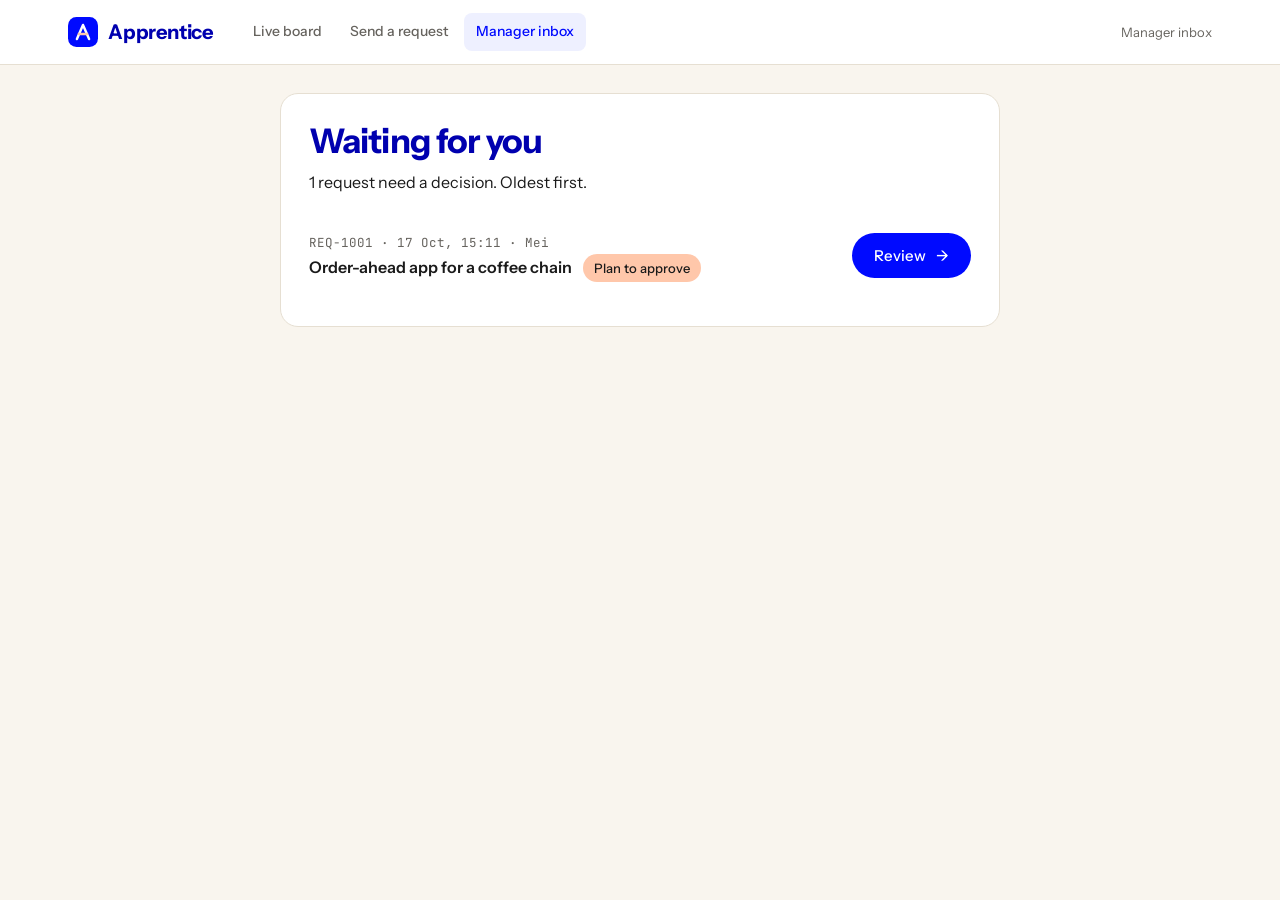
<file: n8n/test/out/inbox.html>
<!doctype html><html lang="en"><head><meta charset="utf-8"><meta name="viewport" content="width=device-width, initial-scale=1"><meta name="color-scheme" content="only light">
<title>Manager inbox · Apprentice</title>
<link rel="icon" href="data:image/svg+xml,%3Csvg%20xmlns%3D%22http%3A%2F%2Fwww.w3.org%2F2000%2Fsvg%22%20viewBox%3D%220%200%2032%2032%22%20aria-hidden%3D%22true%22%3E%3Crect%20width%3D%2232%22%20height%3D%2232%22%20rx%3D%229%22%20fill%3D%22%23000AFF%22%2F%3E%3Cpath%20d%3D%22M9.5%2023.5%2016%208.5l6.5%2015%22%20fill%3D%22none%22%20stroke%3D%22%23FFFFFF%22%20stroke-width%3D%222.6%22%20stroke-linecap%3D%22round%22%20stroke-linejoin%3D%22round%22%2F%3E%3Cpath%20d%3D%22M11.6%2018.2h8.8%22%20stroke%3D%22%23FFC7AA%22%20stroke-width%3D%222.6%22%20stroke-linecap%3D%22round%22%2F%3E%3C%2Fsvg%3E">
<link rel="preconnect" href="https://fonts.googleapis.com"><link rel="preconnect" href="https://fonts.gstatic.com" crossorigin>
<link href="https://fonts.googleapis.com/css2?family=Instrument+Sans:wght@400;500;600;700&family=Instrument+Serif:ital@0;1&family=JetBrains+Mono:wght@400;500&display=swap" rel="stylesheet">
<style>
/* Theme: Clouds by Alternate Futures brand specification */
:root{color-scheme:only light;--cream:#F9F5EE;--white:#FFFFFF;--brand:#000AFF;--brand-hover:#0008CC;--brand-tint:#EEF0FF;--dark-blue:#0000AF;--sky:#C8E0E4;--apricot:#FFC7AA;
--terracotta:#BE4200;--terracotta-tint:#FBEADF;--text:#1A1A1A;--muted:#66635E;--hair:#E6DFD2;--hair-soft:#EFE9DE;--neutral:#F1ECE3;
--sans:'Instrument Sans','Segoe UI',system-ui,sans-serif;--serif:'Instrument Serif',Georgia,serif;--mono:'JetBrains Mono',ui-monospace,monospace}
*{box-sizing:border-box}body{margin:0;background:var(--cream);color:var(--text);font:16px/1.55 var(--sans)}a{color:inherit}
.wrap{max-width:760px;margin:0 auto;padding:0 20px}
.appbar{background:var(--white);border-bottom:1px solid var(--hair)}
.appbar .bar{max-width:1200px;margin:0 auto;padding:0 28px;display:flex;align-items:center;gap:28px;height:64px}
.brand{display:flex;align-items:center;gap:10px;font-weight:700;font-size:20px;letter-spacing:-.01em;text-decoration:none;color:var(--dark-blue)}
.mark{width:30px;height:30px}
.nav{display:flex;gap:4px;margin-right:auto}
.nav a{padding:8px 12px;border-radius:8px;text-decoration:none;color:var(--muted);font-weight:500;font-size:14px}
.nav a:hover{color:var(--text);background:var(--cream)}.nav a.on{color:var(--brand);background:var(--brand-tint)}
.tag{font-size:13px;color:var(--muted);white-space:nowrap}
@media (max-width:760px){.appbar .bar{padding:0 16px;gap:12px}.nav{display:none}.brand{margin-right:auto}}
.card{background:var(--white);border:1px solid var(--hair);border-radius:18px;padding:28px;margin:28px 0 40px}
.eyebrow{margin:0 0 6px;font-family:var(--mono);font-size:12.5px;color:var(--muted)}
h1{font-weight:700;font-size:clamp(26px,4vw,34px);line-height:1.12;letter-spacing:-.02em;margin:0 0 10px;color:var(--dark-blue)}
h3{margin:0 0 8px;font-size:12px;letter-spacing:.07em;text-transform:uppercase;color:var(--muted);font-weight:600}
.summary{margin:0 0 18px;font-size:16px}
.chips{display:flex;flex-wrap:wrap;gap:8px;margin:0 0 22px}
.chip{display:inline-flex;align-items:center;gap:7px;padding:4px 11px;border-radius:999px;font-size:13px;font-weight:500;background:var(--apricot);color:var(--text)}
.chip.flag{background:var(--terracotta-tint);color:var(--terracotta)}.chip.ok{background:var(--sky);color:var(--dark-blue)}.chip.muted{background:var(--neutral);color:var(--muted)}
.grid2{display:grid;grid-template-columns:1fr 1fr;gap:14px;margin:0 0 22px}
.box{border:1px solid var(--hair);border-radius:14px;padding:14px 16px;background:var(--cream)}.box p{margin:0}.box b{color:var(--dark-blue)}
section{margin:0 0 22px}
.plan{list-style:none;margin:0;padding:0;border:1px solid var(--hair);border-radius:14px;overflow:hidden}
.plan li{display:grid;grid-template-columns:28px minmax(0,1fr) auto 52px;gap:12px;align-items:center;padding:11px 14px;border-top:1px solid var(--hair-soft)}
.plan li:first-child{border-top:0}.plan .n{font-family:var(--mono);font-size:12.5px;color:var(--muted)}
.plan .t b{display:block;font-weight:600}.plan .t span{display:block;color:var(--muted);font-size:13.5px}
.plan .d{font-size:13px;padding:3px 9px;background:var(--sky);color:var(--dark-blue);border-radius:999px;white-space:nowrap}
.plan .c{font-family:var(--mono);font-size:12.5px;color:var(--muted);text-align:right}
blockquote{margin:0;padding:14px 16px;border-left:3px solid var(--medium-blue,#A5B2FF);background:var(--cream);border-radius:0 12px 12px 0;white-space:pre-wrap}
.meta{margin:8px 0 0;color:var(--muted);font-size:13px}
form{border-top:1px solid var(--hair-soft);padding-top:22px}
.choices{border:0;padding:0;margin:0 0 18px;display:grid;gap:10px}
.choice{display:grid;grid-template-columns:22px 1fr;gap:4px 10px;align-items:start;padding:14px 16px;border:1px solid var(--hair);border-radius:14px;background:var(--white);cursor:pointer}
.choice input{margin:3px 0 0;accent-color:var(--brand)}.choice b{font-weight:600}.choice span{grid-column:2;color:var(--muted);font-size:13.5px}
.choice:has(input:checked){border-color:var(--brand);box-shadow:0 0 0 1px var(--brand);background:var(--brand-tint)}
label.field{display:block;margin:0 0 16px;font-weight:600;font-size:14px}
label.field .hint,label.check .hint{display:block;font-weight:400;color:var(--muted);font-size:13px}
select,textarea,input[type=text]{display:block;width:100%;margin-top:6px;padding:12px 13px;border:1px solid #D9D1C2;border-radius:10px;background:var(--white);font:15px var(--sans);color:var(--text)}
textarea{min-height:96px;resize:vertical}select:focus,textarea:focus,input:focus{outline:2px solid rgba(0,10,255,.2);border-color:var(--brand)}
label.check{display:grid;grid-template-columns:22px 1fr;gap:2px 10px;margin:0 0 18px;padding:14px 16px;border:1px dashed var(--brand);border-radius:14px;background:var(--brand-tint);font-weight:600;font-size:14px;cursor:pointer}
label.check input{margin:3px 0 0;accent-color:var(--brand)}label.check .hint{grid-column:2}
@supports selector(:has(*)){form .reveal{display:none}form:has(input[value="change"]:checked) .reveal-change{display:block}form:has(input[value="change"]:checked) label.check.reveal-change{display:grid}form:has(input[value="plan"]:checked) label.check.reveal-plan{display:grid}}
.btn{display:inline-flex;align-items:center;gap:10px;border:0;background:var(--brand);color:var(--white);padding:13px 22px;border-radius:999px;font:500 15px var(--sans);cursor:pointer;text-decoration:none}
.btn:hover{background:var(--brand-hover)}.btn.line{background:transparent;color:var(--brand);border:1px solid var(--brand)}
.list{list-style:none;margin:0;padding:0}.list li{display:grid;grid-template-columns:minmax(0,1fr) auto;gap:6px 14px;align-items:center;padding:16px 0;border-top:1px solid var(--hair-soft)}
.list li:first-child{border-top:0}.list .ref{font-family:var(--mono);font-size:12.5px;color:var(--muted)}.list b{font-weight:600}
.done{font-family:var(--serif);font-size:44px;line-height:1;color:var(--brand);margin:0 0 8px}
@media (max-width:620px){.grid2{grid-template-columns:1fr}.card{padding:20px}.plan li{grid-template-columns:22px minmax(0,1fr) 44px}.plan .d{grid-column:2;justify-self:start}}
</style></head><body>
<header class="appbar"><div class="bar"><a class="brand" href="https://agentika-app.alternatefutures.ai/webhook/board" target="_top"><svg class="mark" viewBox="0 0 32 32" aria-hidden="true"><rect width="32" height="32" rx="9" fill="#000AFF"/><path d="M9.5 23.5 16 8.5l6.5 15" fill="none" stroke="#FFFFFF" stroke-width="2.6" stroke-linecap="round" stroke-linejoin="round"/><path d="M11.6 18.2h8.8" stroke="#FFC7AA" stroke-width="2.6" stroke-linecap="round"/></svg>Apprentice</a>
<nav class="nav" aria-label="Main"><a href="https://agentika-app.alternatefutures.ai/webhook/board" target="_top">Live board</a><a href="https://agentika-app.alternatefutures.ai/form/request" target="_blank" rel="noopener">Send a request</a><a class="on" href="https://agentika-app.alternatefutures.ai/webhook/inbox" target="_top">Manager inbox</a></nav>
<span class="tag">Manager inbox</span></div></header>
<main class="wrap"><div class="card"><h1>Waiting for you</h1>
<p class="summary">1 request need a decision. Oldest first.</p>
<ul class="list"><li><div><span class="ref">REQ-1001 · 17 Oct, 15:11 · Mei</span><br><b>Order-ahead app for a coffee chain</b>
<span class="chip " style="margin-left:8px">Plan to approve</span></div>
<a class="btn" href="https://agentika-app.alternatefutures.ai/webhook/review?id=REQ-1001&amp;t=abc123" target="_top">Review <span aria-hidden="true">→</span></a></li></ul></div></main></body></html>
</file>
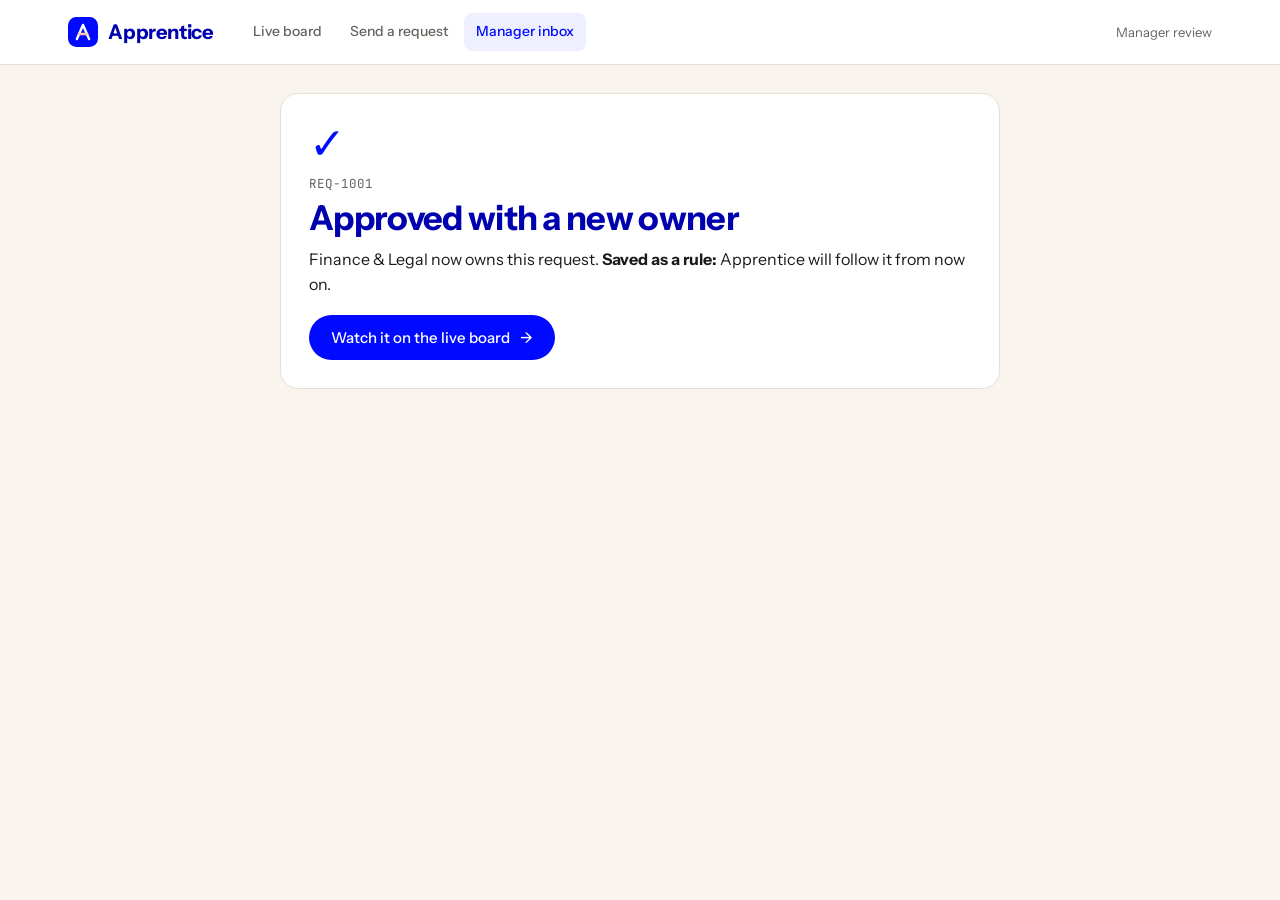
<file: n8n/test/out/review-done.html>
<!doctype html><html lang="en"><head><meta charset="utf-8"><meta name="viewport" content="width=device-width, initial-scale=1"><meta name="color-scheme" content="only light">
<title>Decision recorded · Apprentice</title>
<link rel="icon" href="data:image/svg+xml,%3Csvg%20xmlns%3D%22http%3A%2F%2Fwww.w3.org%2F2000%2Fsvg%22%20viewBox%3D%220%200%2032%2032%22%20aria-hidden%3D%22true%22%3E%3Crect%20width%3D%2232%22%20height%3D%2232%22%20rx%3D%229%22%20fill%3D%22%23000AFF%22%2F%3E%3Cpath%20d%3D%22M9.5%2023.5%2016%208.5l6.5%2015%22%20fill%3D%22none%22%20stroke%3D%22%23FFFFFF%22%20stroke-width%3D%222.6%22%20stroke-linecap%3D%22round%22%20stroke-linejoin%3D%22round%22%2F%3E%3Cpath%20d%3D%22M11.6%2018.2h8.8%22%20stroke%3D%22%23FFC7AA%22%20stroke-width%3D%222.6%22%20stroke-linecap%3D%22round%22%2F%3E%3C%2Fsvg%3E">
<link rel="preconnect" href="https://fonts.googleapis.com"><link rel="preconnect" href="https://fonts.gstatic.com" crossorigin>
<link href="https://fonts.googleapis.com/css2?family=Instrument+Sans:wght@400;500;600;700&family=Instrument+Serif:ital@0;1&family=JetBrains+Mono:wght@400;500&display=swap" rel="stylesheet">
<style>
/* Theme: Clouds by Alternate Futures brand specification */
:root{color-scheme:only light;--cream:#F9F5EE;--white:#FFFFFF;--brand:#000AFF;--brand-hover:#0008CC;--brand-tint:#EEF0FF;--dark-blue:#0000AF;--sky:#C8E0E4;--apricot:#FFC7AA;
--terracotta:#BE4200;--terracotta-tint:#FBEADF;--text:#1A1A1A;--muted:#66635E;--hair:#E6DFD2;--hair-soft:#EFE9DE;--neutral:#F1ECE3;
--sans:'Instrument Sans','Segoe UI',system-ui,sans-serif;--serif:'Instrument Serif',Georgia,serif;--mono:'JetBrains Mono',ui-monospace,monospace}
*{box-sizing:border-box}body{margin:0;background:var(--cream);color:var(--text);font:16px/1.55 var(--sans)}a{color:inherit}
.wrap{max-width:760px;margin:0 auto;padding:0 20px}
.appbar{background:var(--white);border-bottom:1px solid var(--hair)}
.appbar .bar{max-width:1200px;margin:0 auto;padding:0 28px;display:flex;align-items:center;gap:28px;height:64px}
.brand{display:flex;align-items:center;gap:10px;font-weight:700;font-size:20px;letter-spacing:-.01em;text-decoration:none;color:var(--dark-blue)}
.mark{width:30px;height:30px}
.nav{display:flex;gap:4px;margin-right:auto}
.nav a{padding:8px 12px;border-radius:8px;text-decoration:none;color:var(--muted);font-weight:500;font-size:14px}
.nav a:hover{color:var(--text);background:var(--cream)}.nav a.on{color:var(--brand);background:var(--brand-tint)}
.tag{font-size:13px;color:var(--muted);white-space:nowrap}
@media (max-width:760px){.appbar .bar{padding:0 16px;gap:12px}.nav{display:none}.brand{margin-right:auto}}
.card{background:var(--white);border:1px solid var(--hair);border-radius:18px;padding:28px;margin:28px 0 40px}
.eyebrow{margin:0 0 6px;font-family:var(--mono);font-size:12.5px;color:var(--muted)}
h1{font-weight:700;font-size:clamp(26px,4vw,34px);line-height:1.12;letter-spacing:-.02em;margin:0 0 10px;color:var(--dark-blue)}
h3{margin:0 0 8px;font-size:12px;letter-spacing:.07em;text-transform:uppercase;color:var(--muted);font-weight:600}
.summary{margin:0 0 18px;font-size:16px}
.chips{display:flex;flex-wrap:wrap;gap:8px;margin:0 0 22px}
.chip{display:inline-flex;align-items:center;gap:7px;padding:4px 11px;border-radius:999px;font-size:13px;font-weight:500;background:var(--apricot);color:var(--text)}
.chip.flag{background:var(--terracotta-tint);color:var(--terracotta)}.chip.ok{background:var(--sky);color:var(--dark-blue)}.chip.muted{background:var(--neutral);color:var(--muted)}
.grid2{display:grid;grid-template-columns:1fr 1fr;gap:14px;margin:0 0 22px}
.box{border:1px solid var(--hair);border-radius:14px;padding:14px 16px;background:var(--cream)}.box p{margin:0}.box b{color:var(--dark-blue)}
section{margin:0 0 22px}
.plan{list-style:none;margin:0;padding:0;border:1px solid var(--hair);border-radius:14px;overflow:hidden}
.plan li{display:grid;grid-template-columns:28px minmax(0,1fr) auto 52px;gap:12px;align-items:center;padding:11px 14px;border-top:1px solid var(--hair-soft)}
.plan li:first-child{border-top:0}.plan .n{font-family:var(--mono);font-size:12.5px;color:var(--muted)}
.plan .t b{display:block;font-weight:600}.plan .t span{display:block;color:var(--muted);font-size:13.5px}
.plan .d{font-size:13px;padding:3px 9px;background:var(--sky);color:var(--dark-blue);border-radius:999px;white-space:nowrap}
.plan .c{font-family:var(--mono);font-size:12.5px;color:var(--muted);text-align:right}
blockquote{margin:0;padding:14px 16px;border-left:3px solid var(--medium-blue,#A5B2FF);background:var(--cream);border-radius:0 12px 12px 0;white-space:pre-wrap}
.meta{margin:8px 0 0;color:var(--muted);font-size:13px}
form{border-top:1px solid var(--hair-soft);padding-top:22px}
.choices{border:0;padding:0;margin:0 0 18px;display:grid;gap:10px}
.choice{display:grid;grid-template-columns:22px 1fr;gap:4px 10px;align-items:start;padding:14px 16px;border:1px solid var(--hair);border-radius:14px;background:var(--white);cursor:pointer}
.choice input{margin:3px 0 0;accent-color:var(--brand)}.choice b{font-weight:600}.choice span{grid-column:2;color:var(--muted);font-size:13.5px}
.choice:has(input:checked){border-color:var(--brand);box-shadow:0 0 0 1px var(--brand);background:var(--brand-tint)}
label.field{display:block;margin:0 0 16px;font-weight:600;font-size:14px}
label.field .hint,label.check .hint{display:block;font-weight:400;color:var(--muted);font-size:13px}
select,textarea,input[type=text]{display:block;width:100%;margin-top:6px;padding:12px 13px;border:1px solid #D9D1C2;border-radius:10px;background:var(--white);font:15px var(--sans);color:var(--text)}
textarea{min-height:96px;resize:vertical}select:focus,textarea:focus,input:focus{outline:2px solid rgba(0,10,255,.2);border-color:var(--brand)}
label.check{display:grid;grid-template-columns:22px 1fr;gap:2px 10px;margin:0 0 18px;padding:14px 16px;border:1px dashed var(--brand);border-radius:14px;background:var(--brand-tint);font-weight:600;font-size:14px;cursor:pointer}
label.check input{margin:3px 0 0;accent-color:var(--brand)}label.check .hint{grid-column:2}
@supports selector(:has(*)){form .reveal{display:none}form:has(input[value="change"]:checked) .reveal-change{display:block}form:has(input[value="change"]:checked) label.check.reveal-change{display:grid}form:has(input[value="plan"]:checked) label.check.reveal-plan{display:grid}}
.btn{display:inline-flex;align-items:center;gap:10px;border:0;background:var(--brand);color:var(--white);padding:13px 22px;border-radius:999px;font:500 15px var(--sans);cursor:pointer;text-decoration:none}
.btn:hover{background:var(--brand-hover)}.btn.line{background:transparent;color:var(--brand);border:1px solid var(--brand)}
.list{list-style:none;margin:0;padding:0}.list li{display:grid;grid-template-columns:minmax(0,1fr) auto;gap:6px 14px;align-items:center;padding:16px 0;border-top:1px solid var(--hair-soft)}
.list li:first-child{border-top:0}.list .ref{font-family:var(--mono);font-size:12.5px;color:var(--muted)}.list b{font-weight:600}
.done{font-family:var(--serif);font-size:44px;line-height:1;color:var(--brand);margin:0 0 8px}
@media (max-width:620px){.grid2{grid-template-columns:1fr}.card{padding:20px}.plan li{grid-template-columns:22px minmax(0,1fr) 44px}.plan .d{grid-column:2;justify-self:start}}
</style></head><body>
<header class="appbar"><div class="bar"><a class="brand" href="https://agentika-app.alternatefutures.ai/webhook/board" target="_top"><svg class="mark" viewBox="0 0 32 32" aria-hidden="true"><rect width="32" height="32" rx="9" fill="#000AFF"/><path d="M9.5 23.5 16 8.5l6.5 15" fill="none" stroke="#FFFFFF" stroke-width="2.6" stroke-linecap="round" stroke-linejoin="round"/><path d="M11.6 18.2h8.8" stroke="#FFC7AA" stroke-width="2.6" stroke-linecap="round"/></svg>Apprentice</a>
<nav class="nav" aria-label="Main"><a href="https://agentika-app.alternatefutures.ai/webhook/board" target="_top">Live board</a><a href="https://agentika-app.alternatefutures.ai/form/request" target="_blank" rel="noopener">Send a request</a><a class="on" href="https://agentika-app.alternatefutures.ai/webhook/inbox" target="_top">Manager inbox</a></nav>
<span class="tag">Manager review</span></div></header>
<main class="wrap"><div class="card"><p class="done" aria-hidden="true">✓</p><p class="eyebrow">REQ-1001</p><h1>Approved with a new owner</h1>
<p class="summary">Finance &amp; Legal now owns this request. <b>Saved as a rule:</b> Apprentice will follow it from now on.</p>
<a class="btn" href="https://agentika-app.alternatefutures.ai/webhook/board" target="_top">Watch it on the live board <span aria-hidden="true">→</span></a></div></main></body></html>
</file>
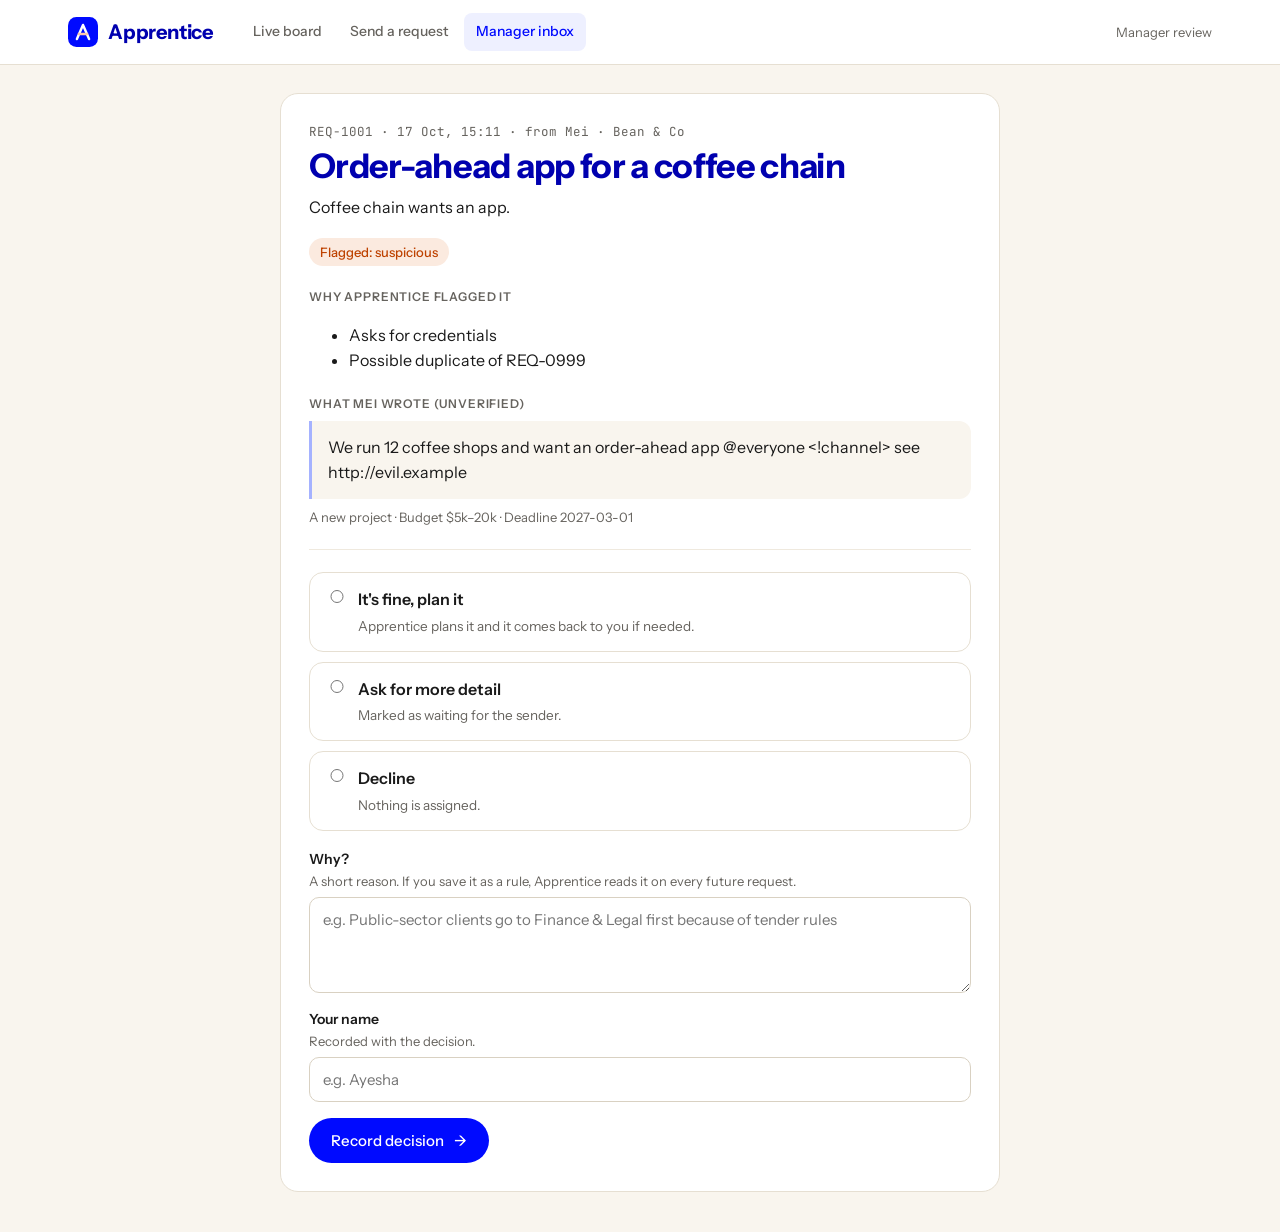
<file: n8n/test/out/review-flagged.html>
<!doctype html><html lang="en"><head><meta charset="utf-8"><meta name="viewport" content="width=device-width, initial-scale=1"><meta name="color-scheme" content="only light">
<title>Review REQ-1001 · Apprentice</title>
<link rel="icon" href="data:image/svg+xml,%3Csvg%20xmlns%3D%22http%3A%2F%2Fwww.w3.org%2F2000%2Fsvg%22%20viewBox%3D%220%200%2032%2032%22%20aria-hidden%3D%22true%22%3E%3Crect%20width%3D%2232%22%20height%3D%2232%22%20rx%3D%229%22%20fill%3D%22%23000AFF%22%2F%3E%3Cpath%20d%3D%22M9.5%2023.5%2016%208.5l6.5%2015%22%20fill%3D%22none%22%20stroke%3D%22%23FFFFFF%22%20stroke-width%3D%222.6%22%20stroke-linecap%3D%22round%22%20stroke-linejoin%3D%22round%22%2F%3E%3Cpath%20d%3D%22M11.6%2018.2h8.8%22%20stroke%3D%22%23FFC7AA%22%20stroke-width%3D%222.6%22%20stroke-linecap%3D%22round%22%2F%3E%3C%2Fsvg%3E">
<link rel="preconnect" href="https://fonts.googleapis.com"><link rel="preconnect" href="https://fonts.gstatic.com" crossorigin>
<link href="https://fonts.googleapis.com/css2?family=Instrument+Sans:wght@400;500;600;700&family=Instrument+Serif:ital@0;1&family=JetBrains+Mono:wght@400;500&display=swap" rel="stylesheet">
<style>
/* Theme: Clouds by Alternate Futures brand specification */
:root{color-scheme:only light;--cream:#F9F5EE;--white:#FFFFFF;--brand:#000AFF;--brand-hover:#0008CC;--brand-tint:#EEF0FF;--dark-blue:#0000AF;--sky:#C8E0E4;--apricot:#FFC7AA;
--terracotta:#BE4200;--terracotta-tint:#FBEADF;--text:#1A1A1A;--muted:#66635E;--hair:#E6DFD2;--hair-soft:#EFE9DE;--neutral:#F1ECE3;
--sans:'Instrument Sans','Segoe UI',system-ui,sans-serif;--serif:'Instrument Serif',Georgia,serif;--mono:'JetBrains Mono',ui-monospace,monospace}
*{box-sizing:border-box}body{margin:0;background:var(--cream);color:var(--text);font:16px/1.55 var(--sans)}a{color:inherit}
.wrap{max-width:760px;margin:0 auto;padding:0 20px}
.appbar{background:var(--white);border-bottom:1px solid var(--hair)}
.appbar .bar{max-width:1200px;margin:0 auto;padding:0 28px;display:flex;align-items:center;gap:28px;height:64px}
.brand{display:flex;align-items:center;gap:10px;font-weight:700;font-size:20px;letter-spacing:-.01em;text-decoration:none;color:var(--dark-blue)}
.mark{width:30px;height:30px}
.nav{display:flex;gap:4px;margin-right:auto}
.nav a{padding:8px 12px;border-radius:8px;text-decoration:none;color:var(--muted);font-weight:500;font-size:14px}
.nav a:hover{color:var(--text);background:var(--cream)}.nav a.on{color:var(--brand);background:var(--brand-tint)}
.tag{font-size:13px;color:var(--muted);white-space:nowrap}
@media (max-width:760px){.appbar .bar{padding:0 16px;gap:12px}.nav{display:none}.brand{margin-right:auto}}
.card{background:var(--white);border:1px solid var(--hair);border-radius:18px;padding:28px;margin:28px 0 40px}
.eyebrow{margin:0 0 6px;font-family:var(--mono);font-size:12.5px;color:var(--muted)}
h1{font-weight:700;font-size:clamp(26px,4vw,34px);line-height:1.12;letter-spacing:-.02em;margin:0 0 10px;color:var(--dark-blue)}
h3{margin:0 0 8px;font-size:12px;letter-spacing:.07em;text-transform:uppercase;color:var(--muted);font-weight:600}
.summary{margin:0 0 18px;font-size:16px}
.chips{display:flex;flex-wrap:wrap;gap:8px;margin:0 0 22px}
.chip{display:inline-flex;align-items:center;gap:7px;padding:4px 11px;border-radius:999px;font-size:13px;font-weight:500;background:var(--apricot);color:var(--text)}
.chip.flag{background:var(--terracotta-tint);color:var(--terracotta)}.chip.ok{background:var(--sky);color:var(--dark-blue)}.chip.muted{background:var(--neutral);color:var(--muted)}
.grid2{display:grid;grid-template-columns:1fr 1fr;gap:14px;margin:0 0 22px}
.box{border:1px solid var(--hair);border-radius:14px;padding:14px 16px;background:var(--cream)}.box p{margin:0}.box b{color:var(--dark-blue)}
section{margin:0 0 22px}
.plan{list-style:none;margin:0;padding:0;border:1px solid var(--hair);border-radius:14px;overflow:hidden}
.plan li{display:grid;grid-template-columns:28px minmax(0,1fr) auto 52px;gap:12px;align-items:center;padding:11px 14px;border-top:1px solid var(--hair-soft)}
.plan li:first-child{border-top:0}.plan .n{font-family:var(--mono);font-size:12.5px;color:var(--muted)}
.plan .t b{display:block;font-weight:600}.plan .t span{display:block;color:var(--muted);font-size:13.5px}
.plan .d{font-size:13px;padding:3px 9px;background:var(--sky);color:var(--dark-blue);border-radius:999px;white-space:nowrap}
.plan .c{font-family:var(--mono);font-size:12.5px;color:var(--muted);text-align:right}
blockquote{margin:0;padding:14px 16px;border-left:3px solid var(--medium-blue,#A5B2FF);background:var(--cream);border-radius:0 12px 12px 0;white-space:pre-wrap}
.meta{margin:8px 0 0;color:var(--muted);font-size:13px}
form{border-top:1px solid var(--hair-soft);padding-top:22px}
.choices{border:0;padding:0;margin:0 0 18px;display:grid;gap:10px}
.choice{display:grid;grid-template-columns:22px 1fr;gap:4px 10px;align-items:start;padding:14px 16px;border:1px solid var(--hair);border-radius:14px;background:var(--white);cursor:pointer}
.choice input{margin:3px 0 0;accent-color:var(--brand)}.choice b{font-weight:600}.choice span{grid-column:2;color:var(--muted);font-size:13.5px}
.choice:has(input:checked){border-color:var(--brand);box-shadow:0 0 0 1px var(--brand);background:var(--brand-tint)}
label.field{display:block;margin:0 0 16px;font-weight:600;font-size:14px}
label.field .hint,label.check .hint{display:block;font-weight:400;color:var(--muted);font-size:13px}
select,textarea,input[type=text]{display:block;width:100%;margin-top:6px;padding:12px 13px;border:1px solid #D9D1C2;border-radius:10px;background:var(--white);font:15px var(--sans);color:var(--text)}
textarea{min-height:96px;resize:vertical}select:focus,textarea:focus,input:focus{outline:2px solid rgba(0,10,255,.2);border-color:var(--brand)}
label.check{display:grid;grid-template-columns:22px 1fr;gap:2px 10px;margin:0 0 18px;padding:14px 16px;border:1px dashed var(--brand);border-radius:14px;background:var(--brand-tint);font-weight:600;font-size:14px;cursor:pointer}
label.check input{margin:3px 0 0;accent-color:var(--brand)}label.check .hint{grid-column:2}
@supports selector(:has(*)){form .reveal{display:none}form:has(input[value="change"]:checked) .reveal-change{display:block}form:has(input[value="change"]:checked) label.check.reveal-change{display:grid}form:has(input[value="plan"]:checked) label.check.reveal-plan{display:grid}}
.btn{display:inline-flex;align-items:center;gap:10px;border:0;background:var(--brand);color:var(--white);padding:13px 22px;border-radius:999px;font:500 15px var(--sans);cursor:pointer;text-decoration:none}
.btn:hover{background:var(--brand-hover)}.btn.line{background:transparent;color:var(--brand);border:1px solid var(--brand)}
.list{list-style:none;margin:0;padding:0}.list li{display:grid;grid-template-columns:minmax(0,1fr) auto;gap:6px 14px;align-items:center;padding:16px 0;border-top:1px solid var(--hair-soft)}
.list li:first-child{border-top:0}.list .ref{font-family:var(--mono);font-size:12.5px;color:var(--muted)}.list b{font-weight:600}
.done{font-family:var(--serif);font-size:44px;line-height:1;color:var(--brand);margin:0 0 8px}
@media (max-width:620px){.grid2{grid-template-columns:1fr}.card{padding:20px}.plan li{grid-template-columns:22px minmax(0,1fr) 44px}.plan .d{grid-column:2;justify-self:start}}
</style></head><body>
<header class="appbar"><div class="bar"><a class="brand" href="https://agentika-app.alternatefutures.ai/webhook/board" target="_top"><svg class="mark" viewBox="0 0 32 32" aria-hidden="true"><rect width="32" height="32" rx="9" fill="#000AFF"/><path d="M9.5 23.5 16 8.5l6.5 15" fill="none" stroke="#FFFFFF" stroke-width="2.6" stroke-linecap="round" stroke-linejoin="round"/><path d="M11.6 18.2h8.8" stroke="#FFC7AA" stroke-width="2.6" stroke-linecap="round"/></svg>Apprentice</a>
<nav class="nav" aria-label="Main"><a href="https://agentika-app.alternatefutures.ai/webhook/board" target="_top">Live board</a><a href="https://agentika-app.alternatefutures.ai/form/request" target="_blank" rel="noopener">Send a request</a><a class="on" href="https://agentika-app.alternatefutures.ai/webhook/inbox" target="_top">Manager inbox</a></nav>
<span class="tag">Manager review</span></div></header>
<main class="wrap"><div class="card"><p class="eyebrow">REQ-1001 · 17 Oct, 15:11 · from Mei · Bean &amp; Co</p>
<h1>Order-ahead app for a coffee chain</h1>
<p class="summary">Coffee chain wants an app.</p>
<div class="chips"><span class="chip flag">Flagged: suspicious</span></div>
<section><h3>Why Apprentice flagged it</h3><ul><li>Asks for credentials</li><li>Possible duplicate of REQ-0999</li></ul></section>

<section><h3>What Mei wrote (unverified)</h3><blockquote>We run 12 coffee shops and want an order-ahead app @everyone &lt;!channel&gt; see http://evil.example</blockquote><p class="meta">A new project · Budget $5k–20k · Deadline 2027-03-01</p></section>
<form method="post" action="https://agentika-app.alternatefutures.ai/webhook/review-submit">
<fieldset class="choices">
<label class="choice"><input type="radio" name="decision" value="plan" required><b>It's fine, plan it</b><span>Apprentice plans it and it comes back to you if needed.</span></label>
<label class="choice"><input type="radio" name="decision" value="ask"><b>Ask for more detail</b><span>Marked as waiting for the sender.</span></label>
<label class="choice"><input type="radio" name="decision" value="decline"><b>Decline</b><span>Nothing is assigned.</span></label></fieldset>
<input type="hidden" name="id" value="REQ-1001"><input type="hidden" name="t" value="abc123">
<label class="field">Why? <span class="hint">A short reason. If you save it as a rule, Apprentice reads it on every future request.</span><textarea name="why" placeholder="e.g. Public-sector clients go to Finance &amp; Legal first because of tender rules"></textarea></label>
<label class="check reveal reveal-plan"><input type="checkbox" name="save_rule" value="yes"><span>Save this as a rule for next time</span><span class="hint">Apprentice will stop flagging similar requests.</span></label>
<label class="field">Your name <span class="hint">Recorded with the decision.</span><input type="text" name="reviewer" required placeholder="e.g. Ayesha"></label>
<button class="btn" type="submit">Record decision <span aria-hidden="true">→</span></button></form></div></main></body></html>
</file>
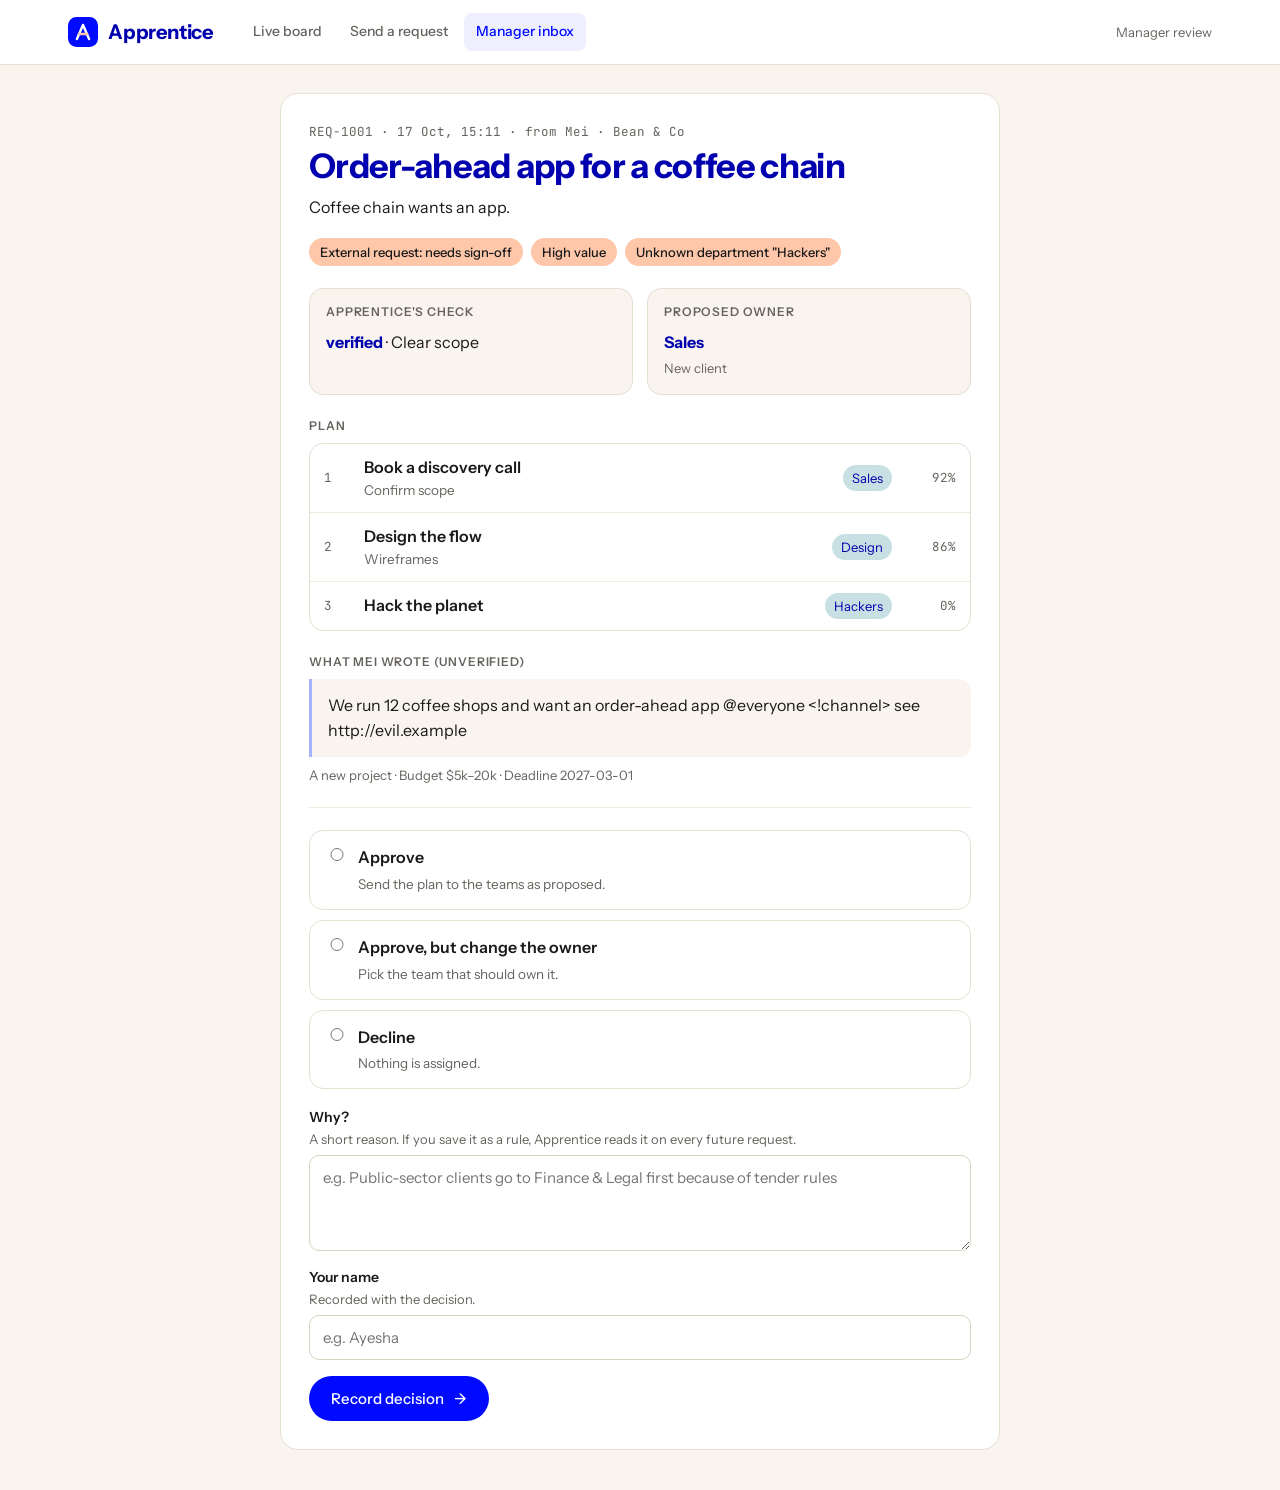
<file: n8n/test/out/review-plan.html>
<!doctype html><html lang="en"><head><meta charset="utf-8"><meta name="viewport" content="width=device-width, initial-scale=1"><meta name="color-scheme" content="only light">
<title>Review REQ-1001 · Apprentice</title>
<link rel="icon" href="data:image/svg+xml,%3Csvg%20xmlns%3D%22http%3A%2F%2Fwww.w3.org%2F2000%2Fsvg%22%20viewBox%3D%220%200%2032%2032%22%20aria-hidden%3D%22true%22%3E%3Crect%20width%3D%2232%22%20height%3D%2232%22%20rx%3D%229%22%20fill%3D%22%23000AFF%22%2F%3E%3Cpath%20d%3D%22M9.5%2023.5%2016%208.5l6.5%2015%22%20fill%3D%22none%22%20stroke%3D%22%23FFFFFF%22%20stroke-width%3D%222.6%22%20stroke-linecap%3D%22round%22%20stroke-linejoin%3D%22round%22%2F%3E%3Cpath%20d%3D%22M11.6%2018.2h8.8%22%20stroke%3D%22%23FFC7AA%22%20stroke-width%3D%222.6%22%20stroke-linecap%3D%22round%22%2F%3E%3C%2Fsvg%3E">
<link rel="preconnect" href="https://fonts.googleapis.com"><link rel="preconnect" href="https://fonts.gstatic.com" crossorigin>
<link href="https://fonts.googleapis.com/css2?family=Instrument+Sans:wght@400;500;600;700&family=Instrument+Serif:ital@0;1&family=JetBrains+Mono:wght@400;500&display=swap" rel="stylesheet">
<style>
/* Theme: Clouds by Alternate Futures brand specification */
:root{color-scheme:only light;--cream:#F9F5EE;--white:#FFFFFF;--brand:#000AFF;--brand-hover:#0008CC;--brand-tint:#EEF0FF;--dark-blue:#0000AF;--sky:#C8E0E4;--apricot:#FFC7AA;
--terracotta:#BE4200;--terracotta-tint:#FBEADF;--text:#1A1A1A;--muted:#66635E;--hair:#E6DFD2;--hair-soft:#EFE9DE;--neutral:#F1ECE3;
--sans:'Instrument Sans','Segoe UI',system-ui,sans-serif;--serif:'Instrument Serif',Georgia,serif;--mono:'JetBrains Mono',ui-monospace,monospace}
*{box-sizing:border-box}body{margin:0;background:var(--cream);color:var(--text);font:16px/1.55 var(--sans)}a{color:inherit}
.wrap{max-width:760px;margin:0 auto;padding:0 20px}
.appbar{background:var(--white);border-bottom:1px solid var(--hair)}
.appbar .bar{max-width:1200px;margin:0 auto;padding:0 28px;display:flex;align-items:center;gap:28px;height:64px}
.brand{display:flex;align-items:center;gap:10px;font-weight:700;font-size:20px;letter-spacing:-.01em;text-decoration:none;color:var(--dark-blue)}
.mark{width:30px;height:30px}
.nav{display:flex;gap:4px;margin-right:auto}
.nav a{padding:8px 12px;border-radius:8px;text-decoration:none;color:var(--muted);font-weight:500;font-size:14px}
.nav a:hover{color:var(--text);background:var(--cream)}.nav a.on{color:var(--brand);background:var(--brand-tint)}
.tag{font-size:13px;color:var(--muted);white-space:nowrap}
@media (max-width:760px){.appbar .bar{padding:0 16px;gap:12px}.nav{display:none}.brand{margin-right:auto}}
.card{background:var(--white);border:1px solid var(--hair);border-radius:18px;padding:28px;margin:28px 0 40px}
.eyebrow{margin:0 0 6px;font-family:var(--mono);font-size:12.5px;color:var(--muted)}
h1{font-weight:700;font-size:clamp(26px,4vw,34px);line-height:1.12;letter-spacing:-.02em;margin:0 0 10px;color:var(--dark-blue)}
h3{margin:0 0 8px;font-size:12px;letter-spacing:.07em;text-transform:uppercase;color:var(--muted);font-weight:600}
.summary{margin:0 0 18px;font-size:16px}
.chips{display:flex;flex-wrap:wrap;gap:8px;margin:0 0 22px}
.chip{display:inline-flex;align-items:center;gap:7px;padding:4px 11px;border-radius:999px;font-size:13px;font-weight:500;background:var(--apricot);color:var(--text)}
.chip.flag{background:var(--terracotta-tint);color:var(--terracotta)}.chip.ok{background:var(--sky);color:var(--dark-blue)}.chip.muted{background:var(--neutral);color:var(--muted)}
.grid2{display:grid;grid-template-columns:1fr 1fr;gap:14px;margin:0 0 22px}
.box{border:1px solid var(--hair);border-radius:14px;padding:14px 16px;background:var(--cream)}.box p{margin:0}.box b{color:var(--dark-blue)}
section{margin:0 0 22px}
.plan{list-style:none;margin:0;padding:0;border:1px solid var(--hair);border-radius:14px;overflow:hidden}
.plan li{display:grid;grid-template-columns:28px minmax(0,1fr) auto 52px;gap:12px;align-items:center;padding:11px 14px;border-top:1px solid var(--hair-soft)}
.plan li:first-child{border-top:0}.plan .n{font-family:var(--mono);font-size:12.5px;color:var(--muted)}
.plan .t b{display:block;font-weight:600}.plan .t span{display:block;color:var(--muted);font-size:13.5px}
.plan .d{font-size:13px;padding:3px 9px;background:var(--sky);color:var(--dark-blue);border-radius:999px;white-space:nowrap}
.plan .c{font-family:var(--mono);font-size:12.5px;color:var(--muted);text-align:right}
blockquote{margin:0;padding:14px 16px;border-left:3px solid var(--medium-blue,#A5B2FF);background:var(--cream);border-radius:0 12px 12px 0;white-space:pre-wrap}
.meta{margin:8px 0 0;color:var(--muted);font-size:13px}
form{border-top:1px solid var(--hair-soft);padding-top:22px}
.choices{border:0;padding:0;margin:0 0 18px;display:grid;gap:10px}
.choice{display:grid;grid-template-columns:22px 1fr;gap:4px 10px;align-items:start;padding:14px 16px;border:1px solid var(--hair);border-radius:14px;background:var(--white);cursor:pointer}
.choice input{margin:3px 0 0;accent-color:var(--brand)}.choice b{font-weight:600}.choice span{grid-column:2;color:var(--muted);font-size:13.5px}
.choice:has(input:checked){border-color:var(--brand);box-shadow:0 0 0 1px var(--brand);background:var(--brand-tint)}
label.field{display:block;margin:0 0 16px;font-weight:600;font-size:14px}
label.field .hint,label.check .hint{display:block;font-weight:400;color:var(--muted);font-size:13px}
select,textarea,input[type=text]{display:block;width:100%;margin-top:6px;padding:12px 13px;border:1px solid #D9D1C2;border-radius:10px;background:var(--white);font:15px var(--sans);color:var(--text)}
textarea{min-height:96px;resize:vertical}select:focus,textarea:focus,input:focus{outline:2px solid rgba(0,10,255,.2);border-color:var(--brand)}
label.check{display:grid;grid-template-columns:22px 1fr;gap:2px 10px;margin:0 0 18px;padding:14px 16px;border:1px dashed var(--brand);border-radius:14px;background:var(--brand-tint);font-weight:600;font-size:14px;cursor:pointer}
label.check input{margin:3px 0 0;accent-color:var(--brand)}label.check .hint{grid-column:2}
@supports selector(:has(*)){form .reveal{display:none}form:has(input[value="change"]:checked) .reveal-change{display:block}form:has(input[value="change"]:checked) label.check.reveal-change{display:grid}form:has(input[value="plan"]:checked) label.check.reveal-plan{display:grid}}
.btn{display:inline-flex;align-items:center;gap:10px;border:0;background:var(--brand);color:var(--white);padding:13px 22px;border-radius:999px;font:500 15px var(--sans);cursor:pointer;text-decoration:none}
.btn:hover{background:var(--brand-hover)}.btn.line{background:transparent;color:var(--brand);border:1px solid var(--brand)}
.list{list-style:none;margin:0;padding:0}.list li{display:grid;grid-template-columns:minmax(0,1fr) auto;gap:6px 14px;align-items:center;padding:16px 0;border-top:1px solid var(--hair-soft)}
.list li:first-child{border-top:0}.list .ref{font-family:var(--mono);font-size:12.5px;color:var(--muted)}.list b{font-weight:600}
.done{font-family:var(--serif);font-size:44px;line-height:1;color:var(--brand);margin:0 0 8px}
@media (max-width:620px){.grid2{grid-template-columns:1fr}.card{padding:20px}.plan li{grid-template-columns:22px minmax(0,1fr) 44px}.plan .d{grid-column:2;justify-self:start}}
</style></head><body>
<header class="appbar"><div class="bar"><a class="brand" href="https://agentika-app.alternatefutures.ai/webhook/board" target="_top"><svg class="mark" viewBox="0 0 32 32" aria-hidden="true"><rect width="32" height="32" rx="9" fill="#000AFF"/><path d="M9.5 23.5 16 8.5l6.5 15" fill="none" stroke="#FFFFFF" stroke-width="2.6" stroke-linecap="round" stroke-linejoin="round"/><path d="M11.6 18.2h8.8" stroke="#FFC7AA" stroke-width="2.6" stroke-linecap="round"/></svg>Apprentice</a>
<nav class="nav" aria-label="Main"><a href="https://agentika-app.alternatefutures.ai/webhook/board" target="_top">Live board</a><a href="https://agentika-app.alternatefutures.ai/form/request" target="_blank" rel="noopener">Send a request</a><a class="on" href="https://agentika-app.alternatefutures.ai/webhook/inbox" target="_top">Manager inbox</a></nav>
<span class="tag">Manager review</span></div></header>
<main class="wrap"><div class="card"><p class="eyebrow">REQ-1001 · 17 Oct, 15:11 · from Mei · Bean &amp; Co</p>
<h1>Order-ahead app for a coffee chain</h1>
<p class="summary">Coffee chain wants an app.</p>
<div class="chips"><span class="chip">External request: needs sign-off</span><span class="chip">High value</span><span class="chip">Unknown department &quot;Hackers&quot;</span></div>
<div class="grid2"><div class="box"><h3>Apprentice's check</h3><p><b>verified</b> · Clear scope</p></div>
<div class="box"><h3>Proposed owner</h3><p><b>Sales</b><br><span class="meta">New client</span></p></div></div>
<section><h3>Plan</h3><ol class="plan"><li><span class="n">1</span><span class="t"><b>Book a discovery call</b><span>Confirm scope</span></span><span class="d">Sales</span><span class="c">92%</span></li><li><span class="n">2</span><span class="t"><b>Design the flow</b><span>Wireframes</span></span><span class="d">Design</span><span class="c">86%</span></li><li><span class="n">3</span><span class="t"><b>Hack the planet</b></span><span class="d">Hackers</span><span class="c">0%</span></li></ol></section>
<section><h3>What Mei wrote (unverified)</h3><blockquote>We run 12 coffee shops and want an order-ahead app @everyone &lt;!channel&gt; see http://evil.example</blockquote><p class="meta">A new project · Budget $5k–20k · Deadline 2027-03-01</p></section>
<form method="post" action="https://agentika-app.alternatefutures.ai/webhook/review-submit">
<fieldset class="choices"><legend class="sr" hidden>Decision</legend>
<label class="choice"><input type="radio" name="decision" value="approve" required><b>Approve</b><span>Send the plan to the teams as proposed.</span></label>
<label class="choice pencil"><input type="radio" name="decision" value="change"><b>Approve, but change the owner</b><span>Pick the team that should own it.</span></label>
<label class="choice"><input type="radio" name="decision" value="decline"><b>Decline</b><span>Nothing is assigned.</span></label></fieldset>
<label class="field reveal reveal-change">New owner<select name="owner"><option selected>Sales</option><option>Design</option><option>Engineering</option><option>AI &amp; Data</option><option>Marketing</option><option>Finance &amp; Legal</option></select></label>
<input type="hidden" name="id" value="REQ-1001"><input type="hidden" name="t" value="abc123">
<label class="field">Why? <span class="hint">A short reason. If you save it as a rule, Apprentice reads it on every future request.</span><textarea name="why" placeholder="e.g. Public-sector clients go to Finance &amp; Legal first because of tender rules"></textarea></label>
<label class="check reveal reveal-change"><input type="checkbox" name="save_rule" value="yes"><span>Save this as a rule for next time</span><span class="hint">Apprentice will follow it on similar requests. Leave it unticked for one-off exceptions.</span></label>
<label class="field">Your name <span class="hint">Recorded with the decision.</span><input type="text" name="reviewer" required placeholder="e.g. Ayesha"></label>
<button class="btn" type="submit">Record decision <span aria-hidden="true">→</span></button></form></div></main></body></html>
</file>
